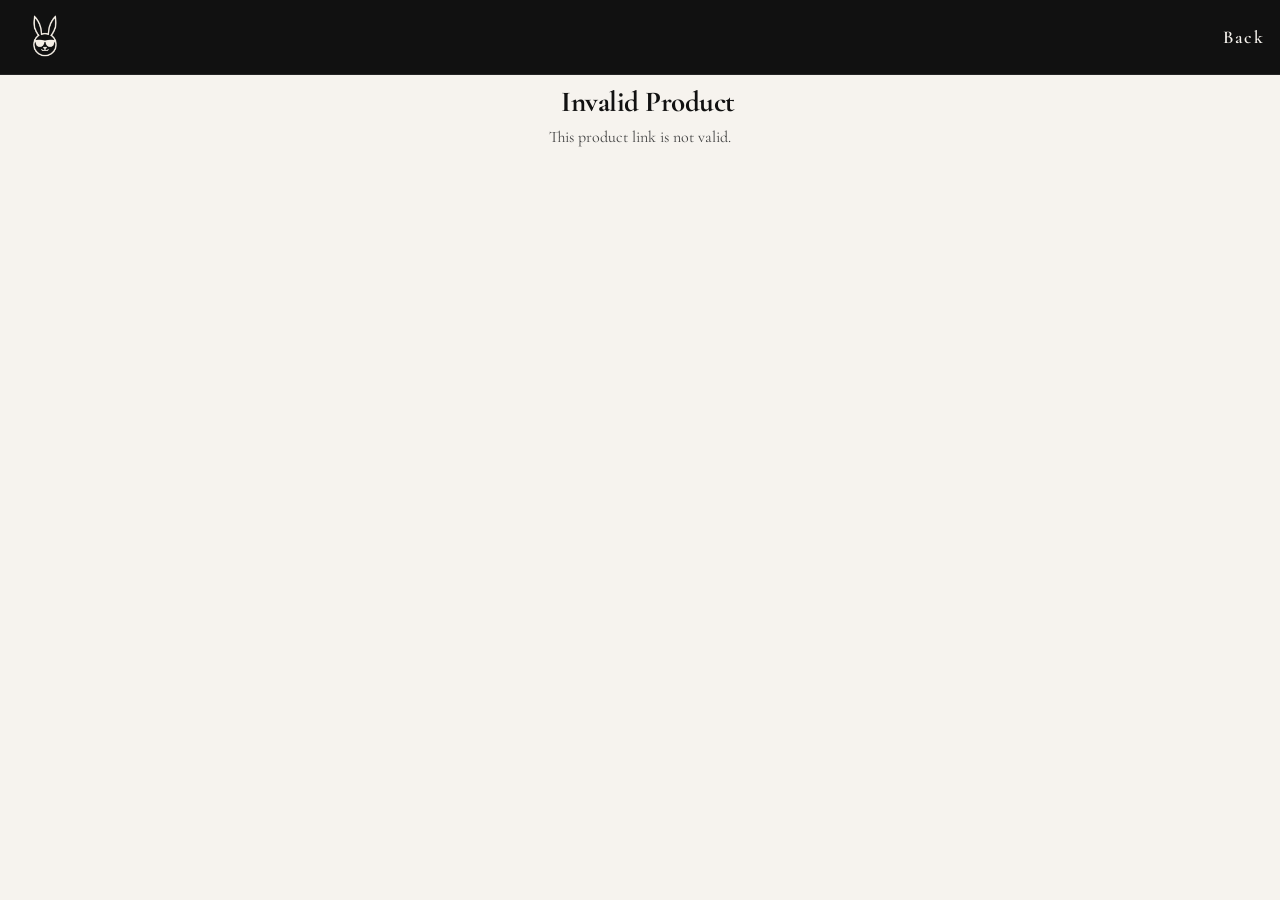
<file: PRODUCT-SYSTEM/product-details.html>
<!DOCTYPE html>
<html lang="en">
<head>
  <meta charset="UTF-8">
  <meta name="viewport" content="width=device-width, initial-scale=1.0">
  <title>VMOOD Product</title>
  <link rel="stylesheet" href="product.css">
</head>
<body>

<header class="site-header">
  <div class="logo">
    <img src="../VMOODICON.png" alt="VMOOD Logo">
  </div>

  <nav>
    <a class="back-top-link" href="#">Back</a>
  </nav>
</header>

<section class="product-detail">
  <h1 class="product-name"></h1>
  <div class="product-slider">
    <div class="product-slide-track"></div>
  </div>
  <div class="slider-dots"></div>
  
  <div class="price-box">
    <span class="old-price"></span>
    <span class="new-price"></span>
    <span class="offer-badge"></span>
  </div>

  <p class="price-benefits"></p>

  <div class="identity-display">
  <span class="identity-badge"></span>
  </div>
  
  <div class="size-box">
    <p>Size</p>
    <div class="size-options"></div>
    <p class="stock-status" aria-live="polite"></p>
  </div>

<div class="quantity-box" hidden>
  <p>Quantity</p>

  <div class="quantity-controls">
    <button type="button" id="quantityMinus">−</button>
    <span id="quantityValue">1</span>
    <button type="button" id="quantityPlus">+</button>
  </div>
    </div>
  
  <p class="delivery-estimate"></p>
  <div class="product-description">
    <h2>Product Information</h2>
    <div class="product-info-list"></div>
  </div>

  <p>Care • Comfort • Trust</p>

  <div class="buy-area">
    <a class="buy-btn" href="javascript:void(0)">BUY NOW</a>
  </div>

  <div class="product-bottom-nav">
    <img class="vero-trust" src="VEROTRUST.png" alt="VERO">
    <a class="back-bottom-link" href="#">
  BACK TO COLLECTION
    </a>
  </div>
  
</section>

<div class="vmood-popup" id="vmoodPopup">
  <div class="vmood-popup-box">
    <h3 id="popupTitle">Choose Your Option</h3>
<p id="popupMessage">Select your preferred option to continue.</p>
    <button type="button" onclick="closeVmoodPopup()">OK</button>
  </div>
</div>

<script src="product-details-loader.js"></script>
</body>
  </html>
</file>
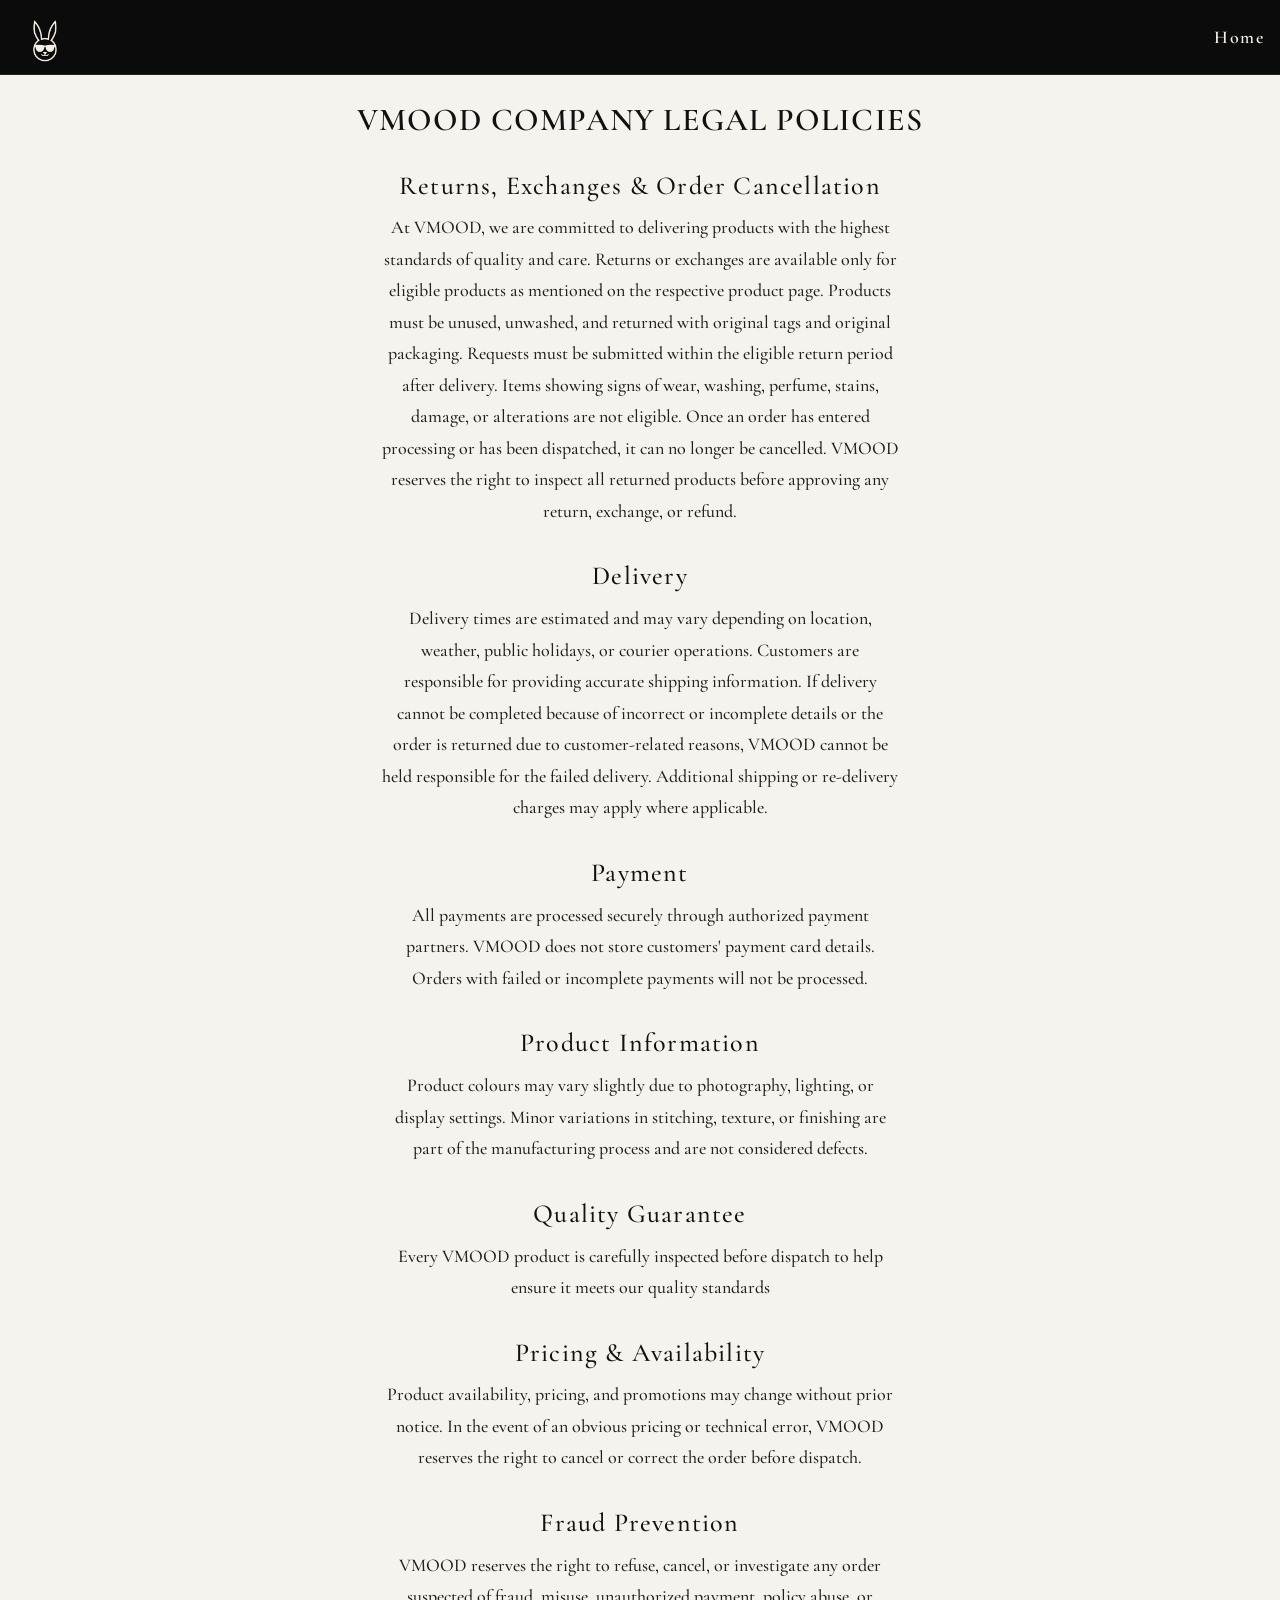
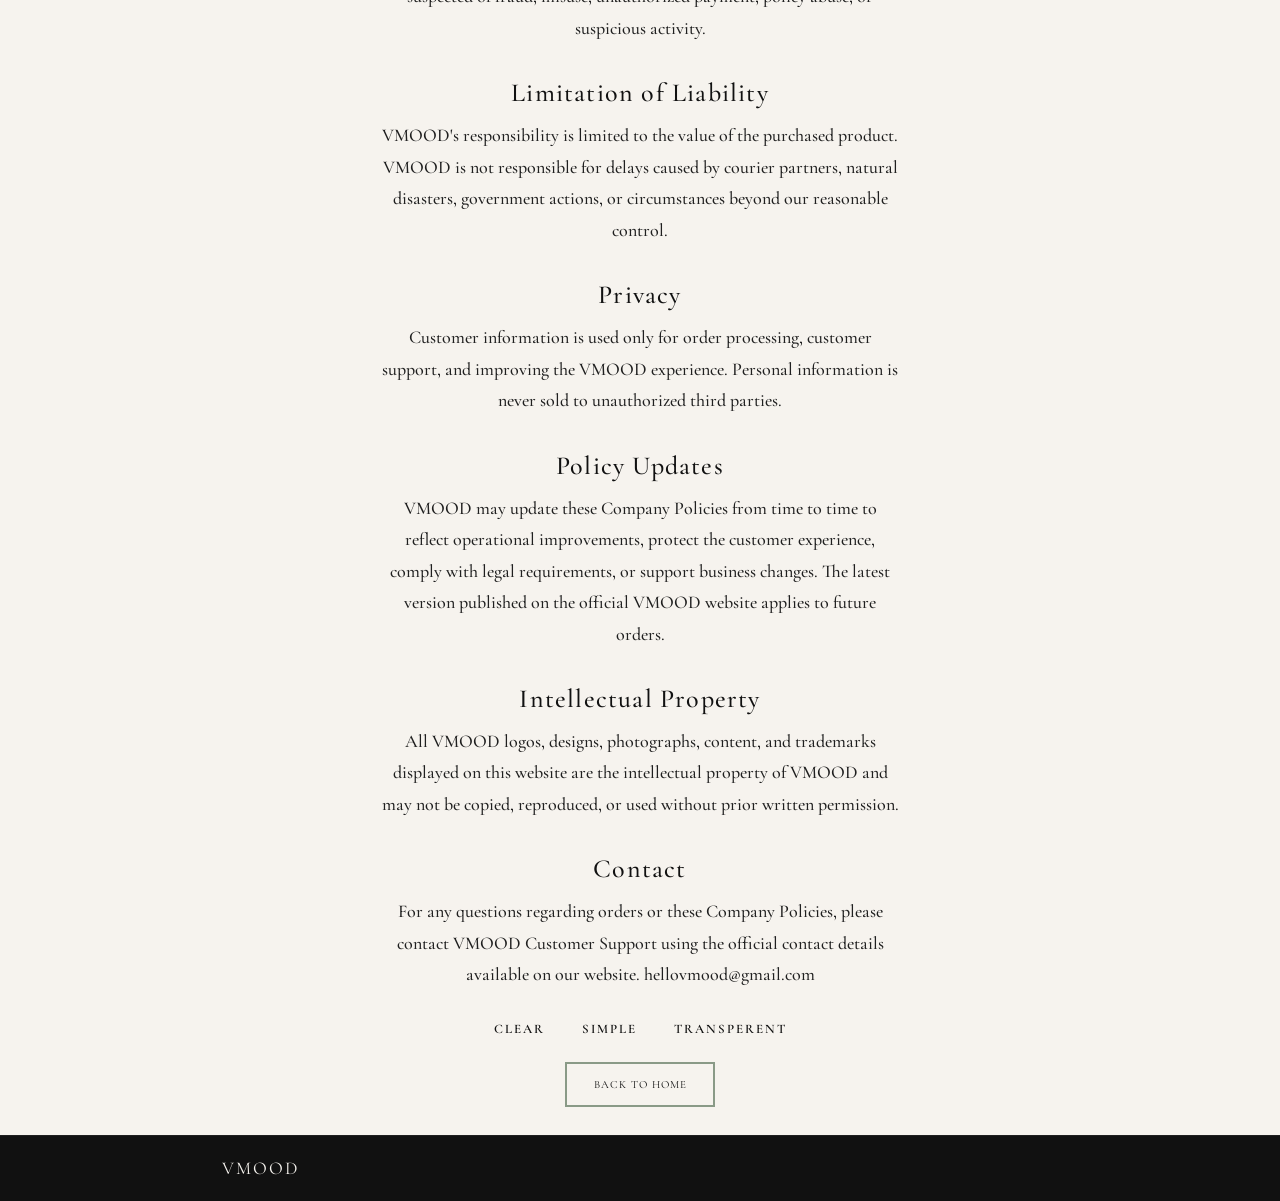
<file: V-PAGE/company-legal-policies.html>
<!DOCTYPE html>  
<html lang="en">  
<head>  
  <meta charset="UTF-8">  
  <meta name="viewport" content="width=device-width, initial-scale=1.0">  
  <title>COMPANY LEGAL POLICIES | VMOOD</title>  
  <link rel="stylesheet" href="../style.css">  
</head>  
<body>  
  
<header class="site-header">  
  <div class="logo">  
    <img src="../VMOODICON.png" alt="VMOOD Logo">  
  </div>  
  
  <nav>  
    <a href="../index.html">Home</a>  
  </nav>  
</header>  
  
<section class="show policy-page"> 
<h1>VMOOD COMPANY LEGAL POLICIES</h1> 
  
<h2>Returns, Exchanges & Order Cancellation</h2>
  <p>At VMOOD, we are committed to delivering products with the highest standards of quality and care. Returns or exchanges are available only for eligible products as mentioned on the respective product page. Products must be unused, unwashed, and returned with original tags and original packaging. Requests must be submitted within the eligible return period after delivery. Items showing signs of wear, washing, perfume, stains, damage, or alterations are not eligible. Once an order has entered processing or has been dispatched, it can no longer be cancelled. VMOOD reserves the right to inspect all returned products before approving any return, exchange, or refund.</p>

<h2>Delivery</h2>
  <p>Delivery times are estimated and may vary depending on location, weather, public holidays, or courier operations. Customers are responsible for providing accurate shipping information. If delivery cannot be completed because of incorrect or incomplete details or the order is returned due to customer-related reasons, VMOOD cannot be held responsible for the failed delivery. Additional shipping or re-delivery charges may apply where applicable.</p>

<h2>Payment</h2>
  <p>All payments are processed securely through authorized payment partners. VMOOD does not store customers' payment card details. Orders with failed or incomplete payments will not be processed.</p>

<h2>Product Information</h2>
  <p>Product colours may vary slightly due to photography, lighting, or display settings. Minor variations in stitching, texture, or finishing are part of the manufacturing process and are not considered defects.</p>
  
<h2>Quality Guarantee</h2>
  <p>Every VMOOD product is carefully inspected before dispatch to help ensure it meets our quality standards</p>

<h2>Pricing & Availability</h2>
  <p>Product availability, pricing, and promotions may change without prior notice. In the event of an obvious pricing or technical error, VMOOD reserves the right to cancel or correct the order before dispatch.</p>
  
<h2>Fraud Prevention</h2>
  <p>VMOOD reserves the right to refuse, cancel, or investigate any order suspected of fraud, misuse, unauthorized payment, policy abuse, or suspicious activity.</p>

<h2>Limitation of Liability</h2>
  <p>VMOOD's responsibility is limited to the value of the purchased product. VMOOD is not responsible for delays caused by courier partners, natural disasters, government actions, or circumstances beyond our reasonable control.</p>

<h2>Privacy</h2>
  <p>Customer information is used only for order processing, customer support, and improving the VMOOD experience. Personal information is never sold to unauthorized third parties.</p>

<h2>Policy Updates</h2>
   <p>VMOOD may update these Company Policies from time to time to reflect operational improvements, protect the customer experience, comply with legal requirements, or support business changes. The latest version published on the official VMOOD website applies to future orders.</p>

<h2>Intellectual Property</h2>
   <p>All VMOOD logos, designs, photographs, content, and trademarks displayed on this website are the intellectual property of VMOOD and may not be copied, reproduced, or used without prior written permission.</p>

<h2>Contact</h2>
<p>For any questions regarding orders or these Company Policies, please contact VMOOD Customer Support using the official contact details available on our website.
hellovmood@gmail.com</p>
 
  <div class="value-line">  
    CLEAR <span>·</span> SIMPLE <span>·</span> TRANSPERENT 
  </div>
  
  <a class="section-btn sage-btn" href="../index.html">BACK TO HOME</a>  
</section>  
  
<footer class="policy-footer">
  <p>VMOOD</p>
  </footer>
  
</body>  
</html>
</file>
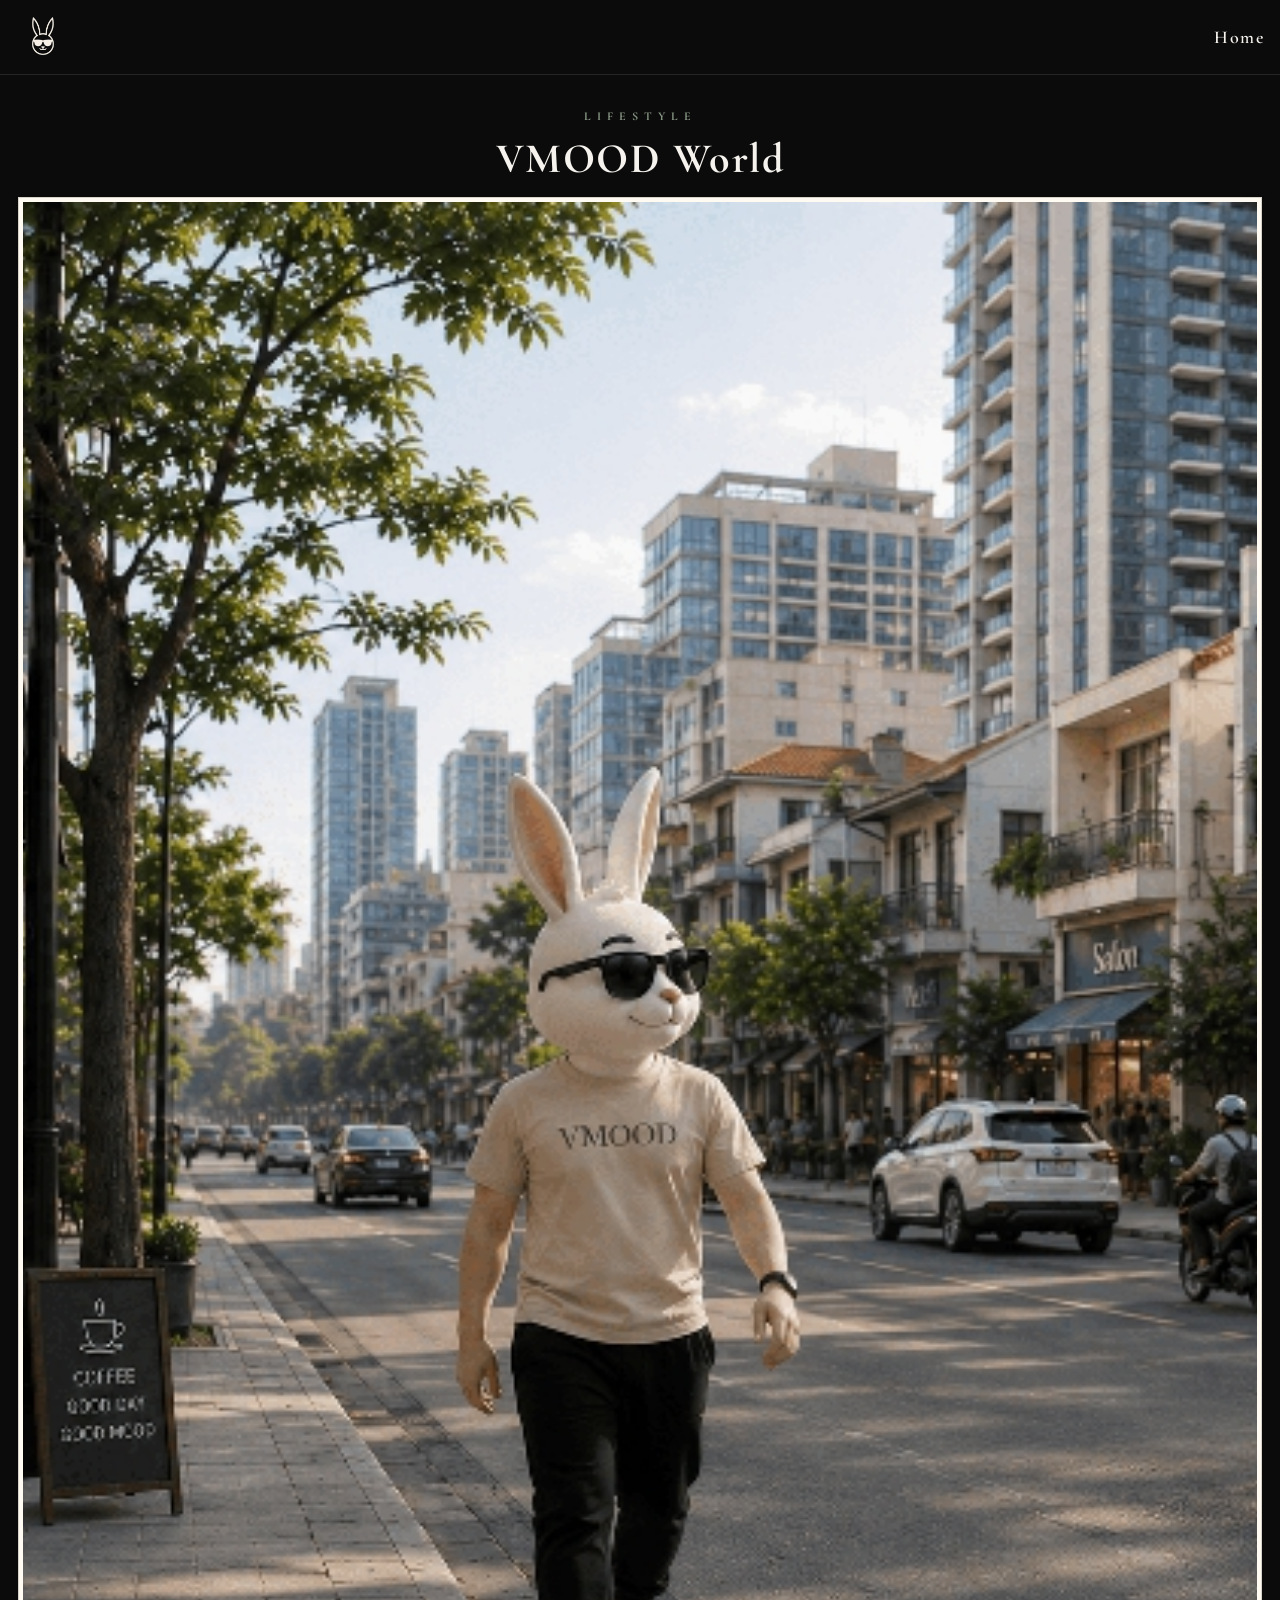
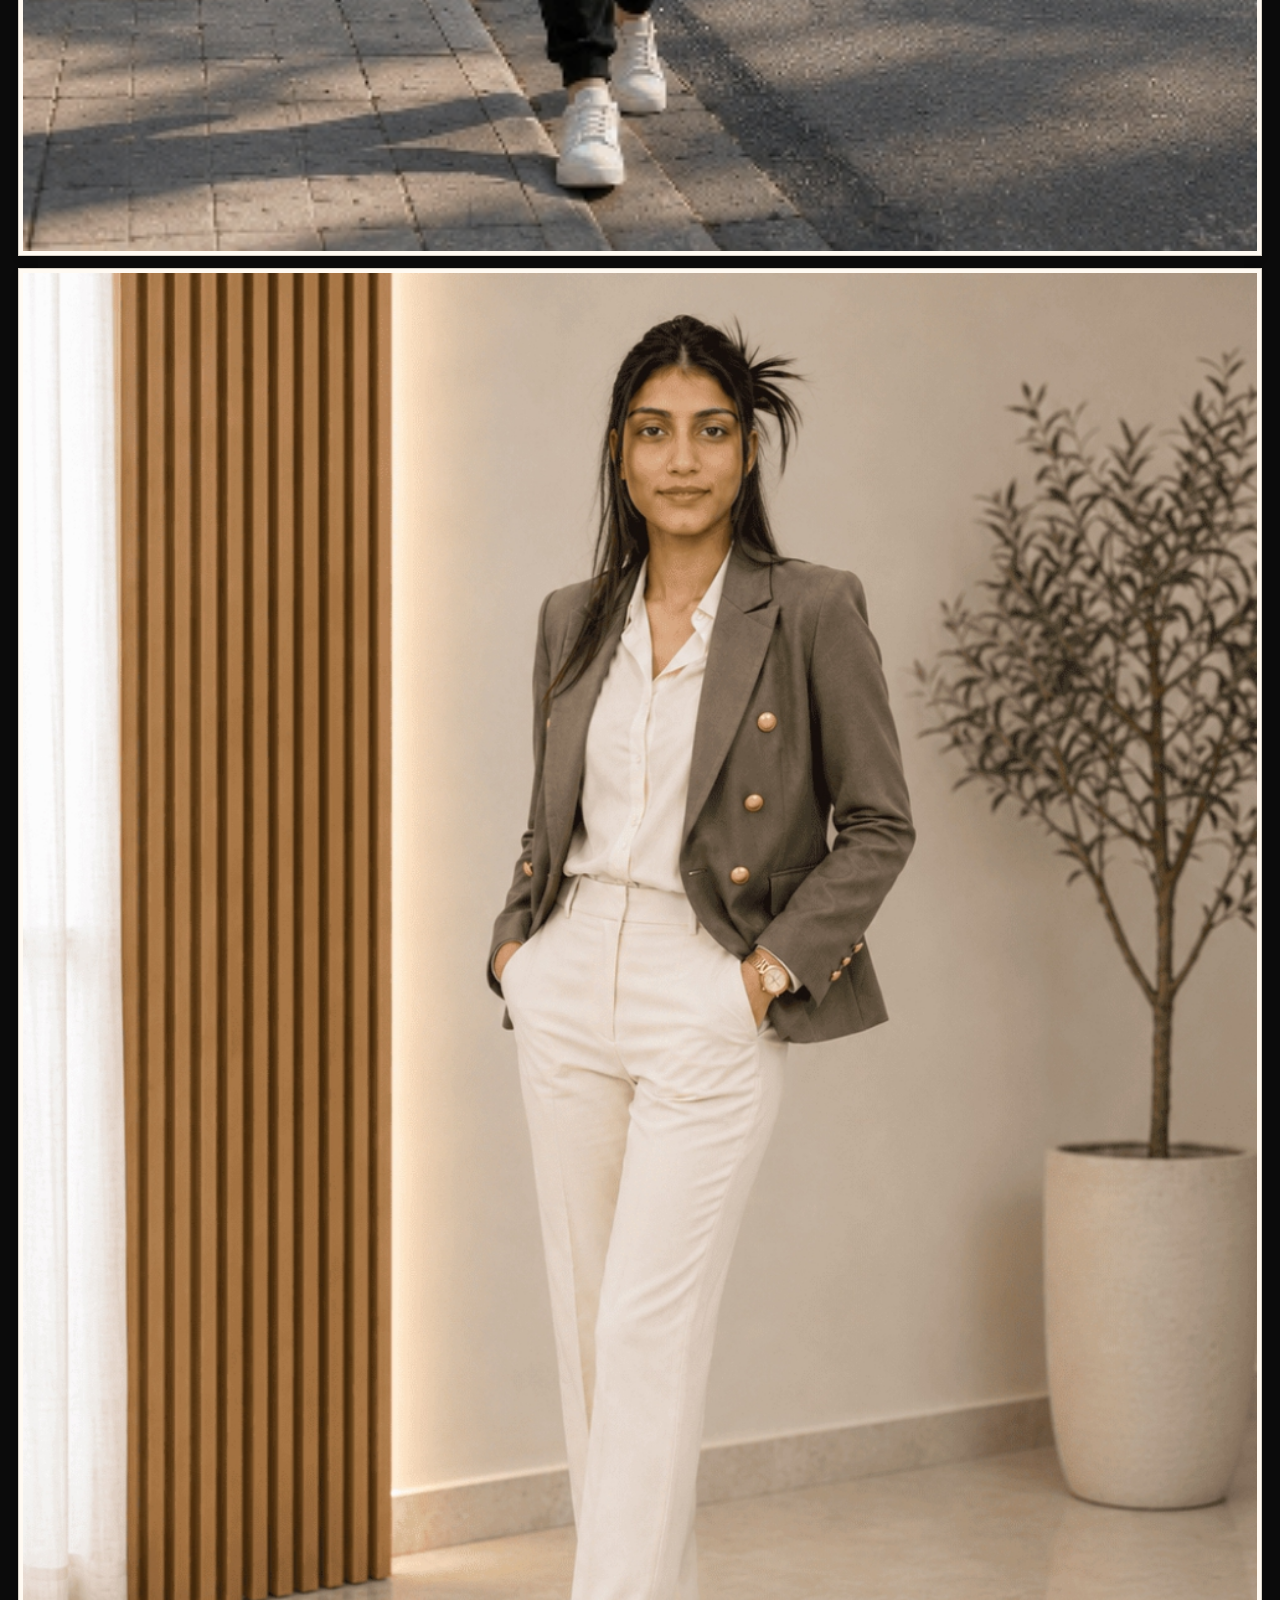
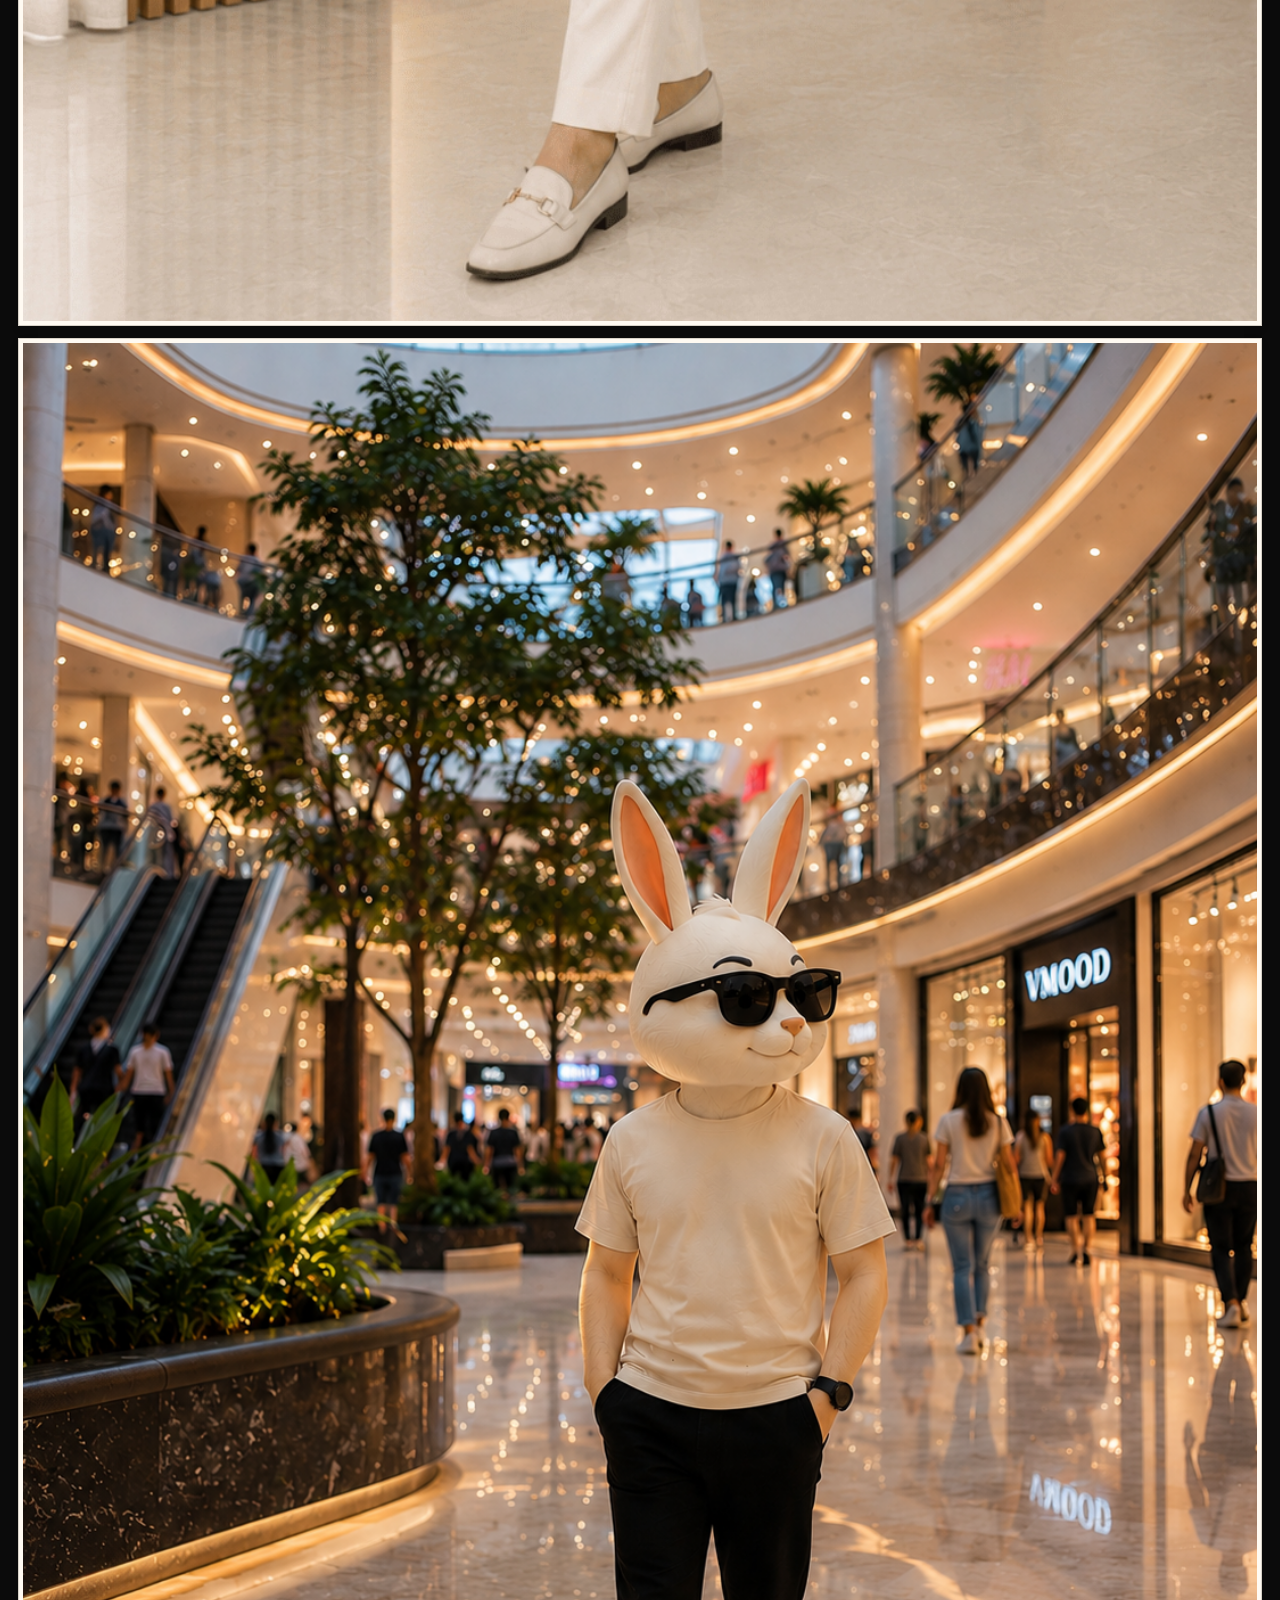
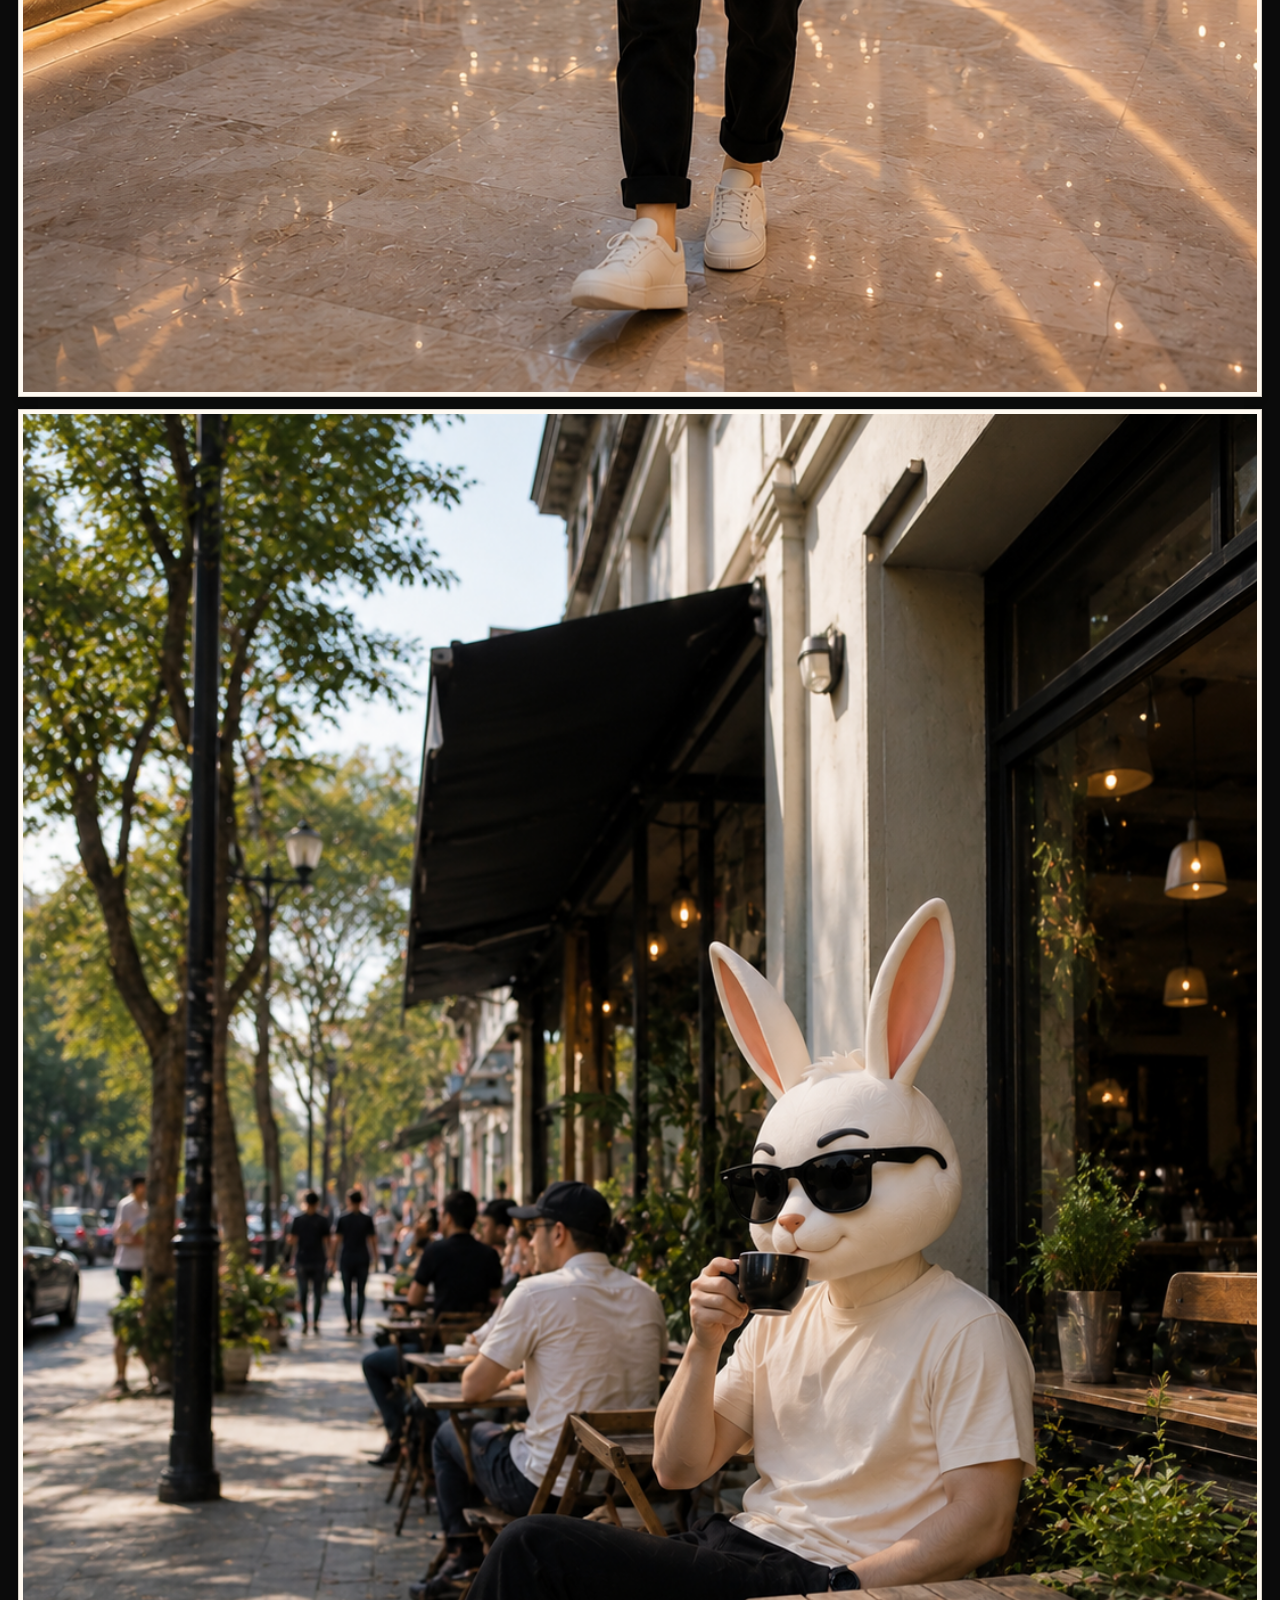
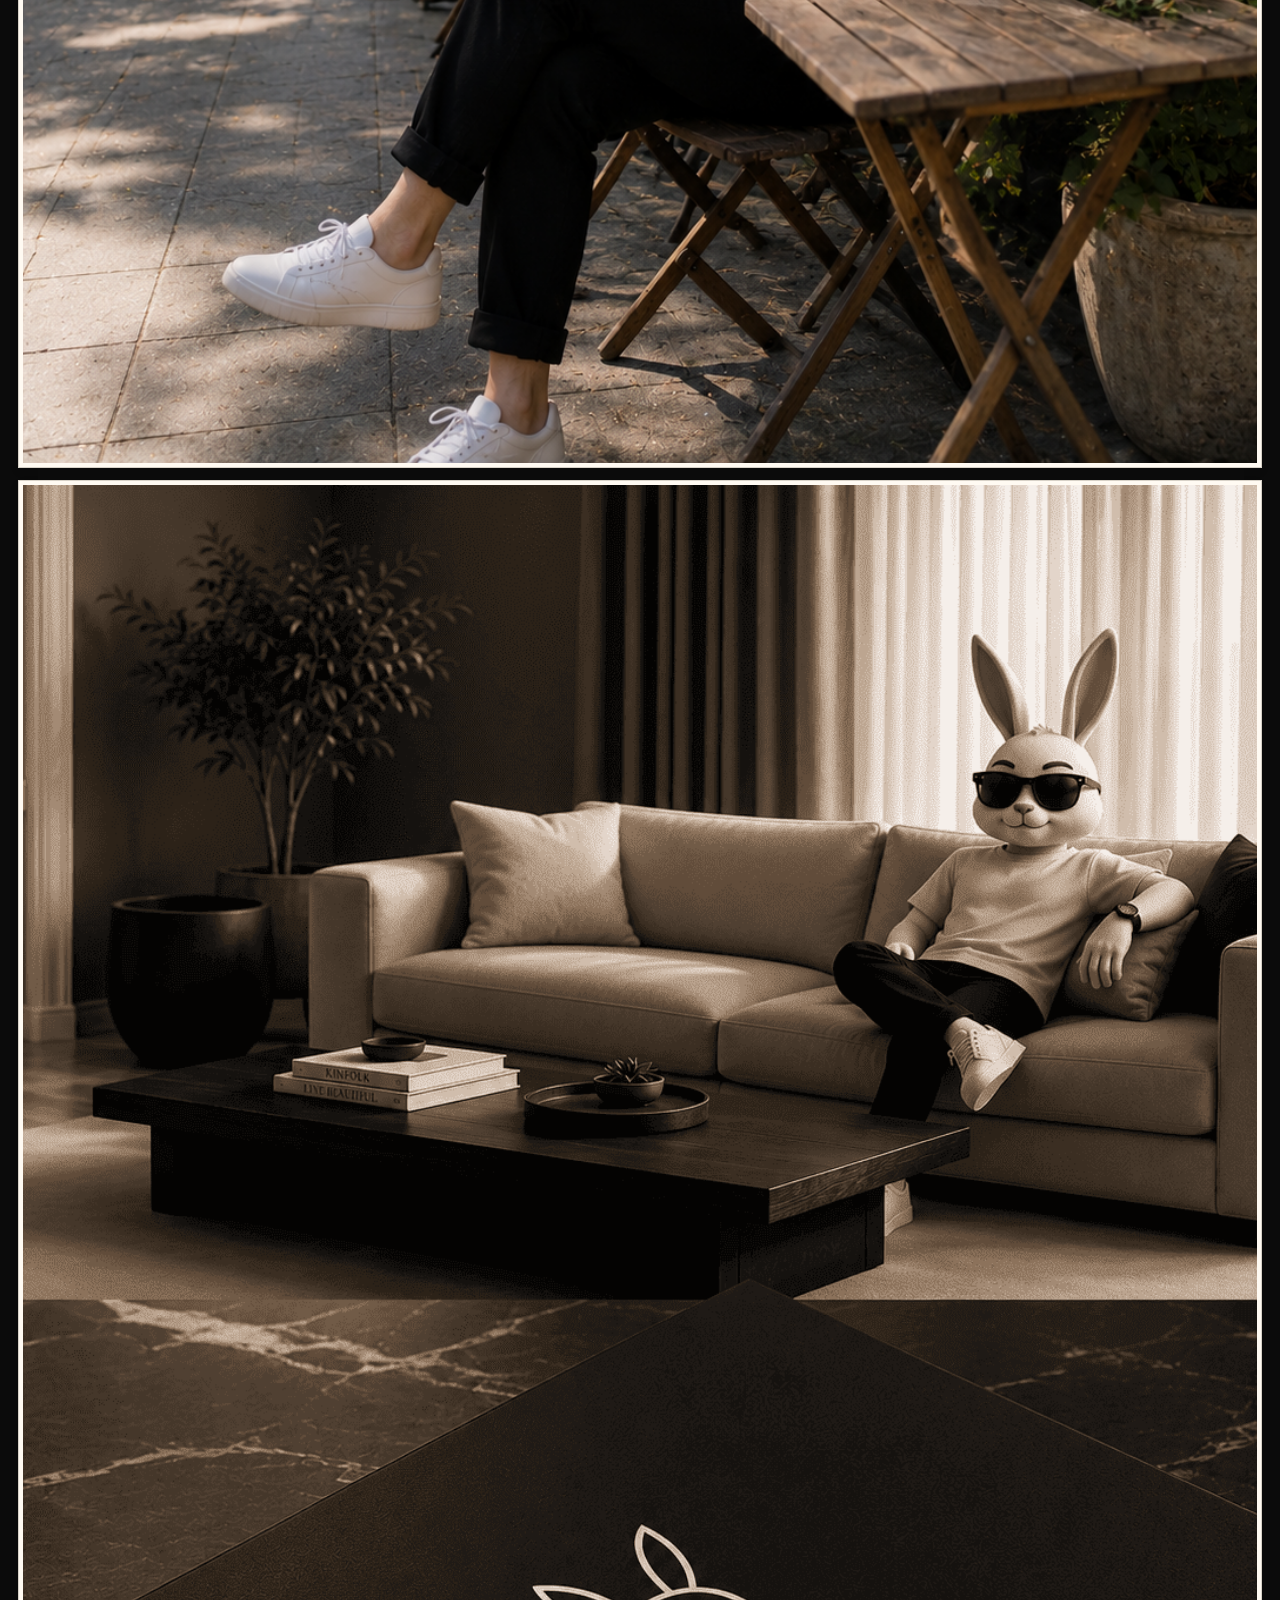
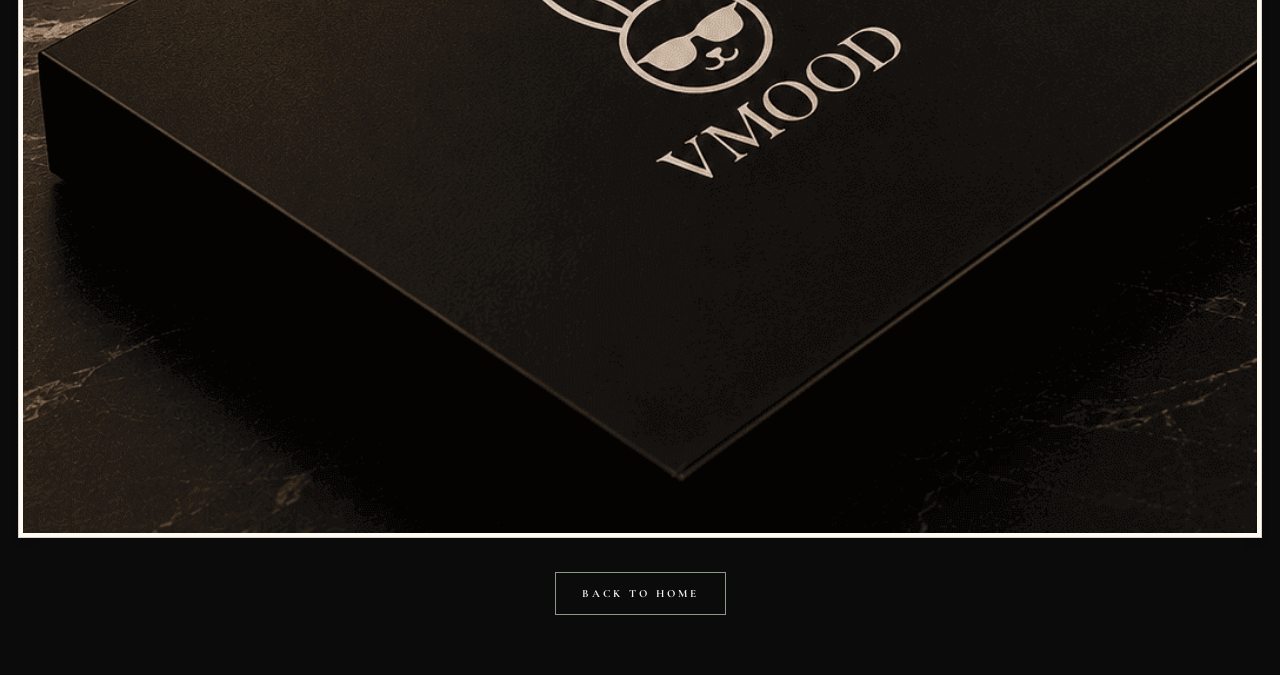
<file: V-PAGE/vmoodworld.html>
<!DOCTYPE html>
<html lang="en">
<head>
  <meta charset="UTF-8">
  <meta name="viewport" content="width=device-width, initial-scale=1.0">
  <title>VMOOD World</title>
  <link rel="stylesheet" href="VW.css">
</head>
<body>

<header class="site-header">
  <div class="logo">
    <img src="../VMOODICON.png" alt="VMOOD Logo">
  </div>

  <nav>
    <a href="../index.html">Home</a>
  </nav>
</header>

<section class="world-page">
  <p class="eyebrow">LIFESTYLE</p>
  <h1>VMOOD World</h1>

  <div class="world-gallery">
    <img src="VW-PHOTO/VW1.png" alt="VMOOD World">
    <img src="VW-PHOTO/VW2.png" alt="VMOOD World">
    <img src="VW-PHOTO/VW3.png" alt="VMOOD World">
    <img src="VW-PHOTO/VW4.png" alt="VMOOD World">
    <img src="VW-PHOTO/VW5.png" alt="VMOOD World">
  </div>

  <a class="back-btn" href="../index.html">BACK TO HOME</a>
</section>

</body>
  </html>
</file>
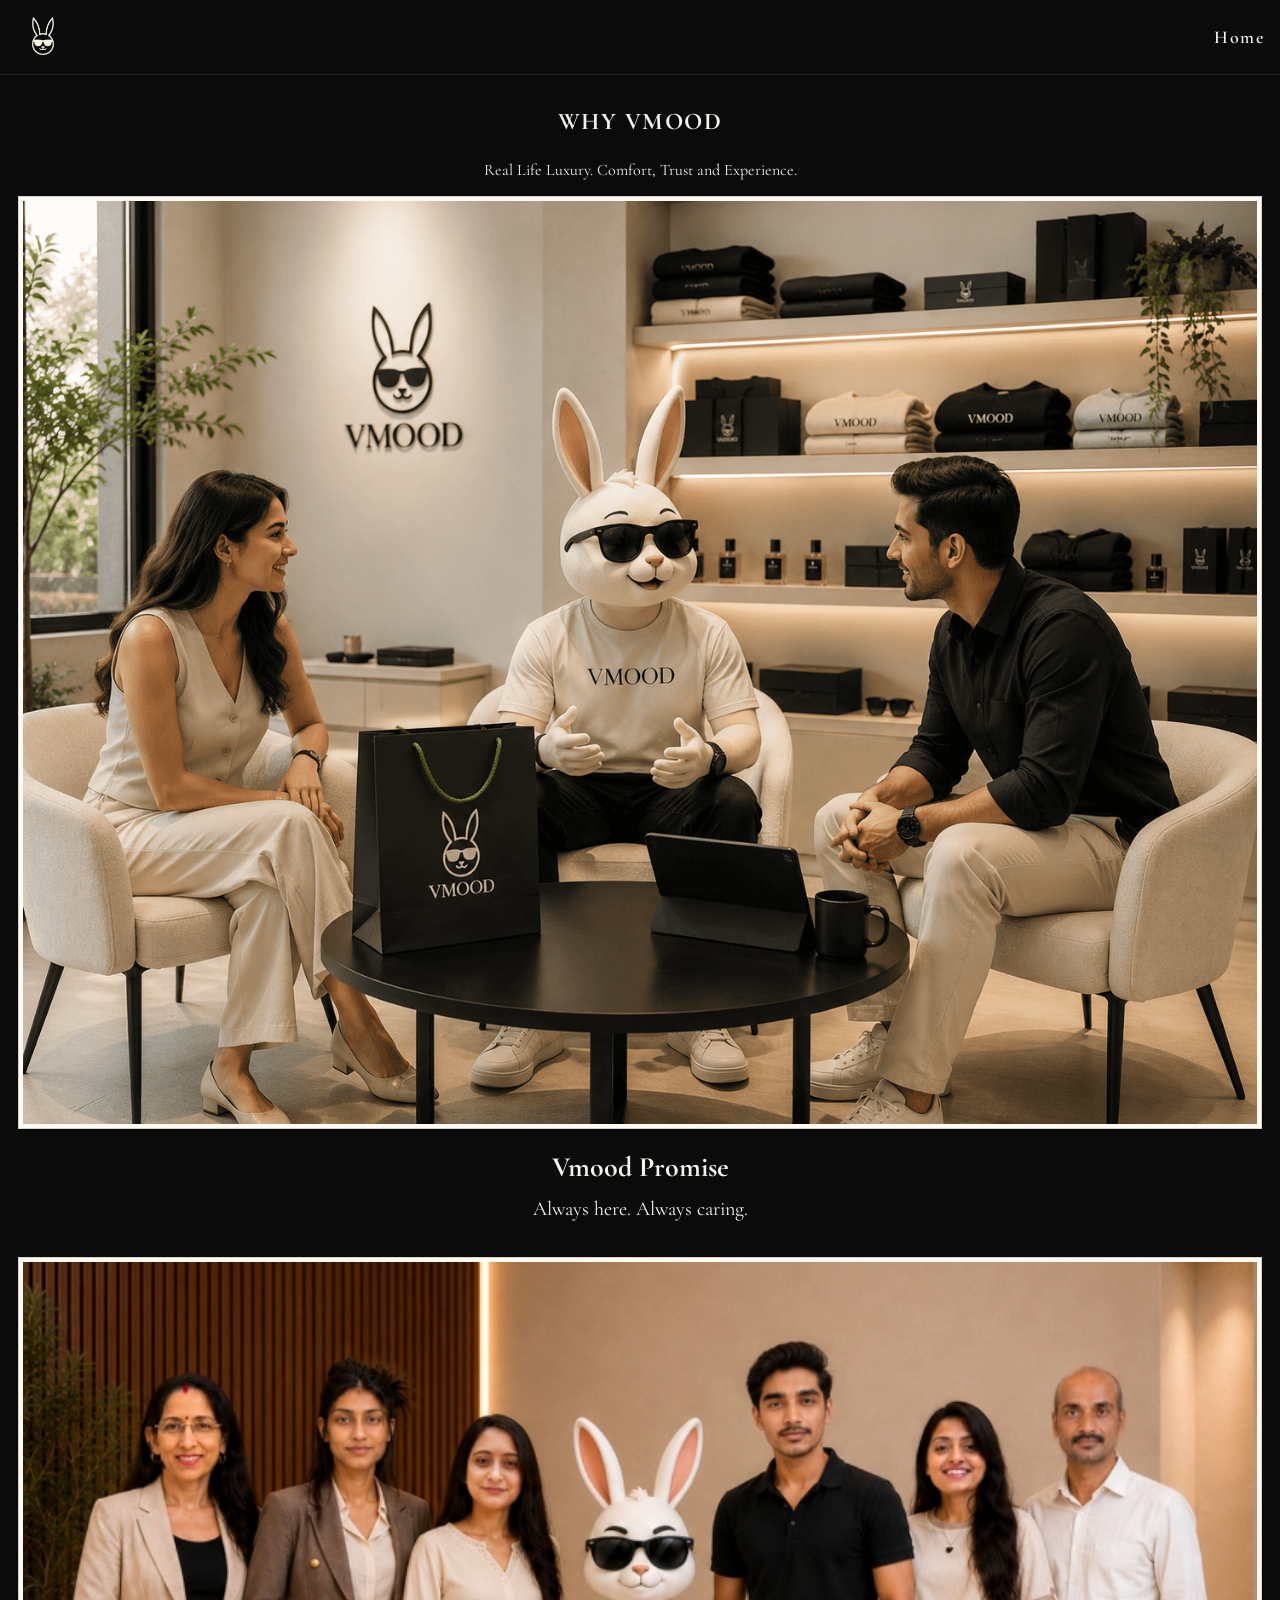
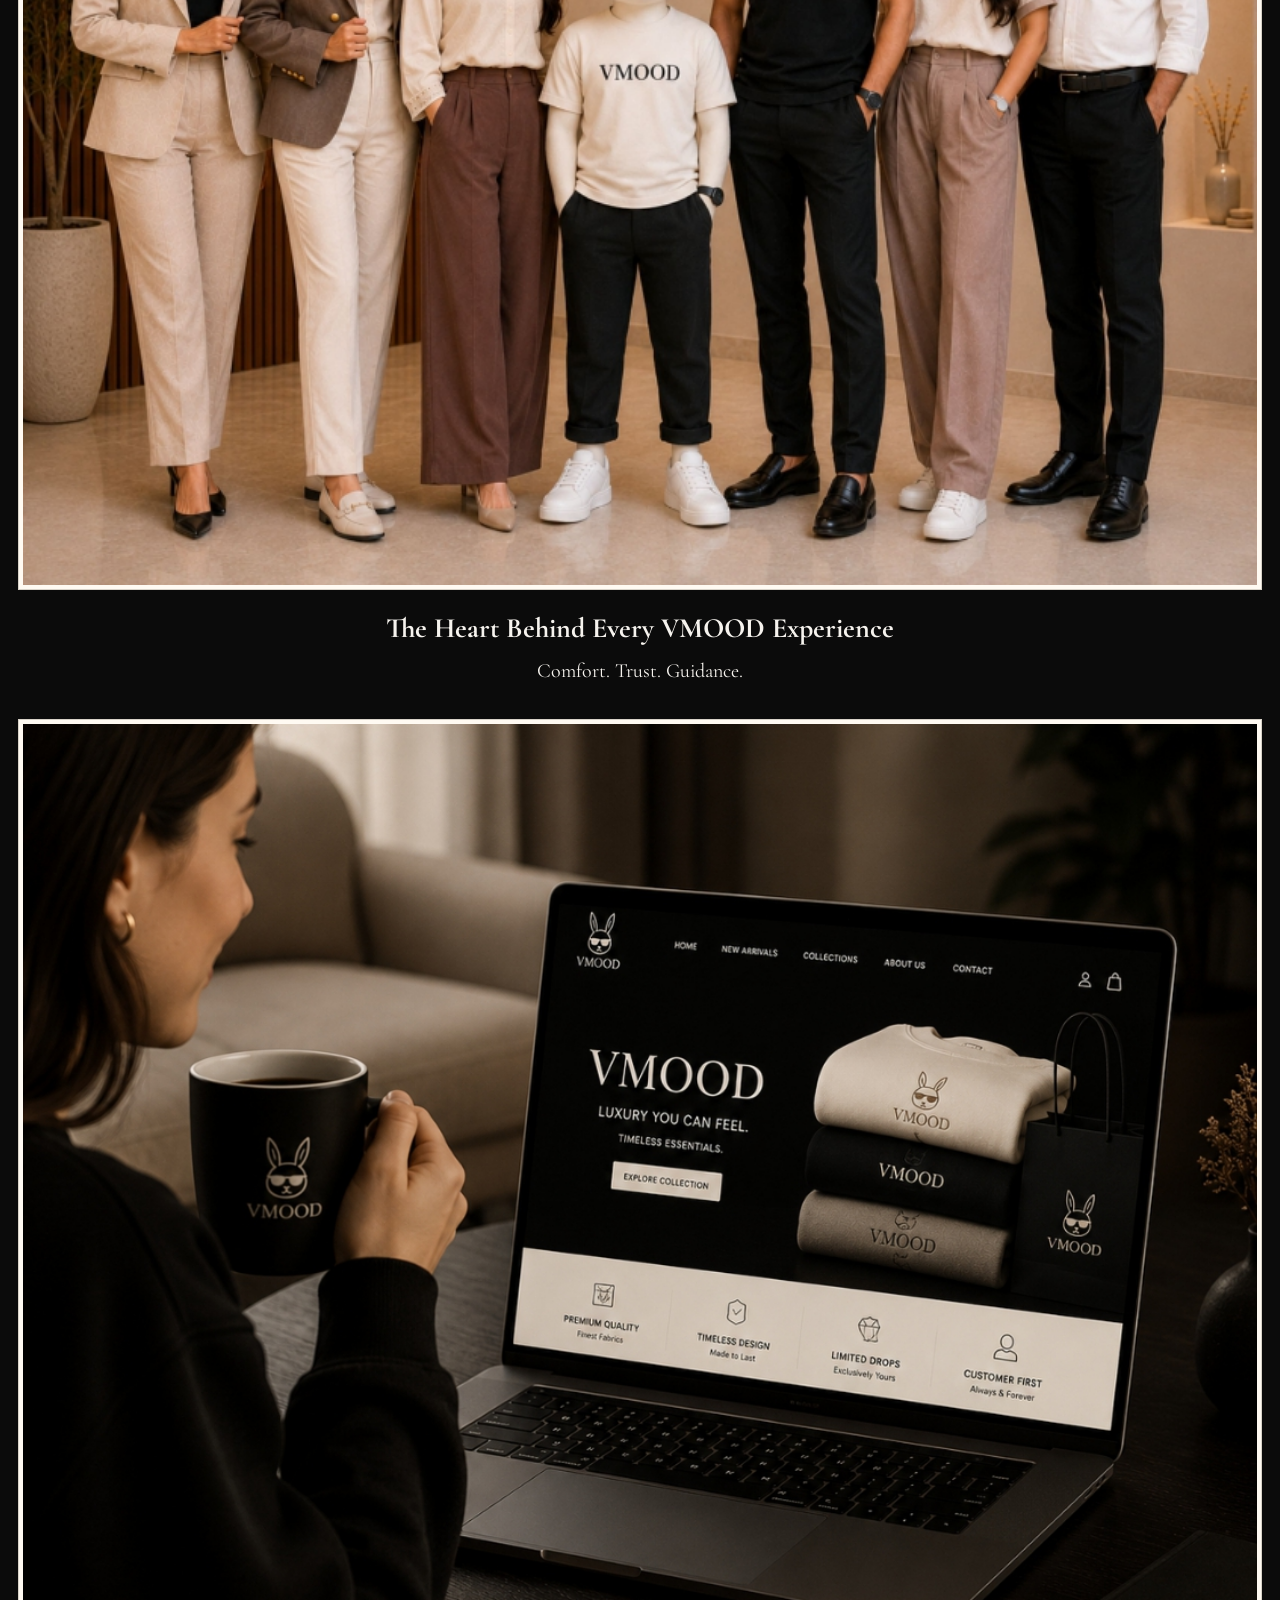
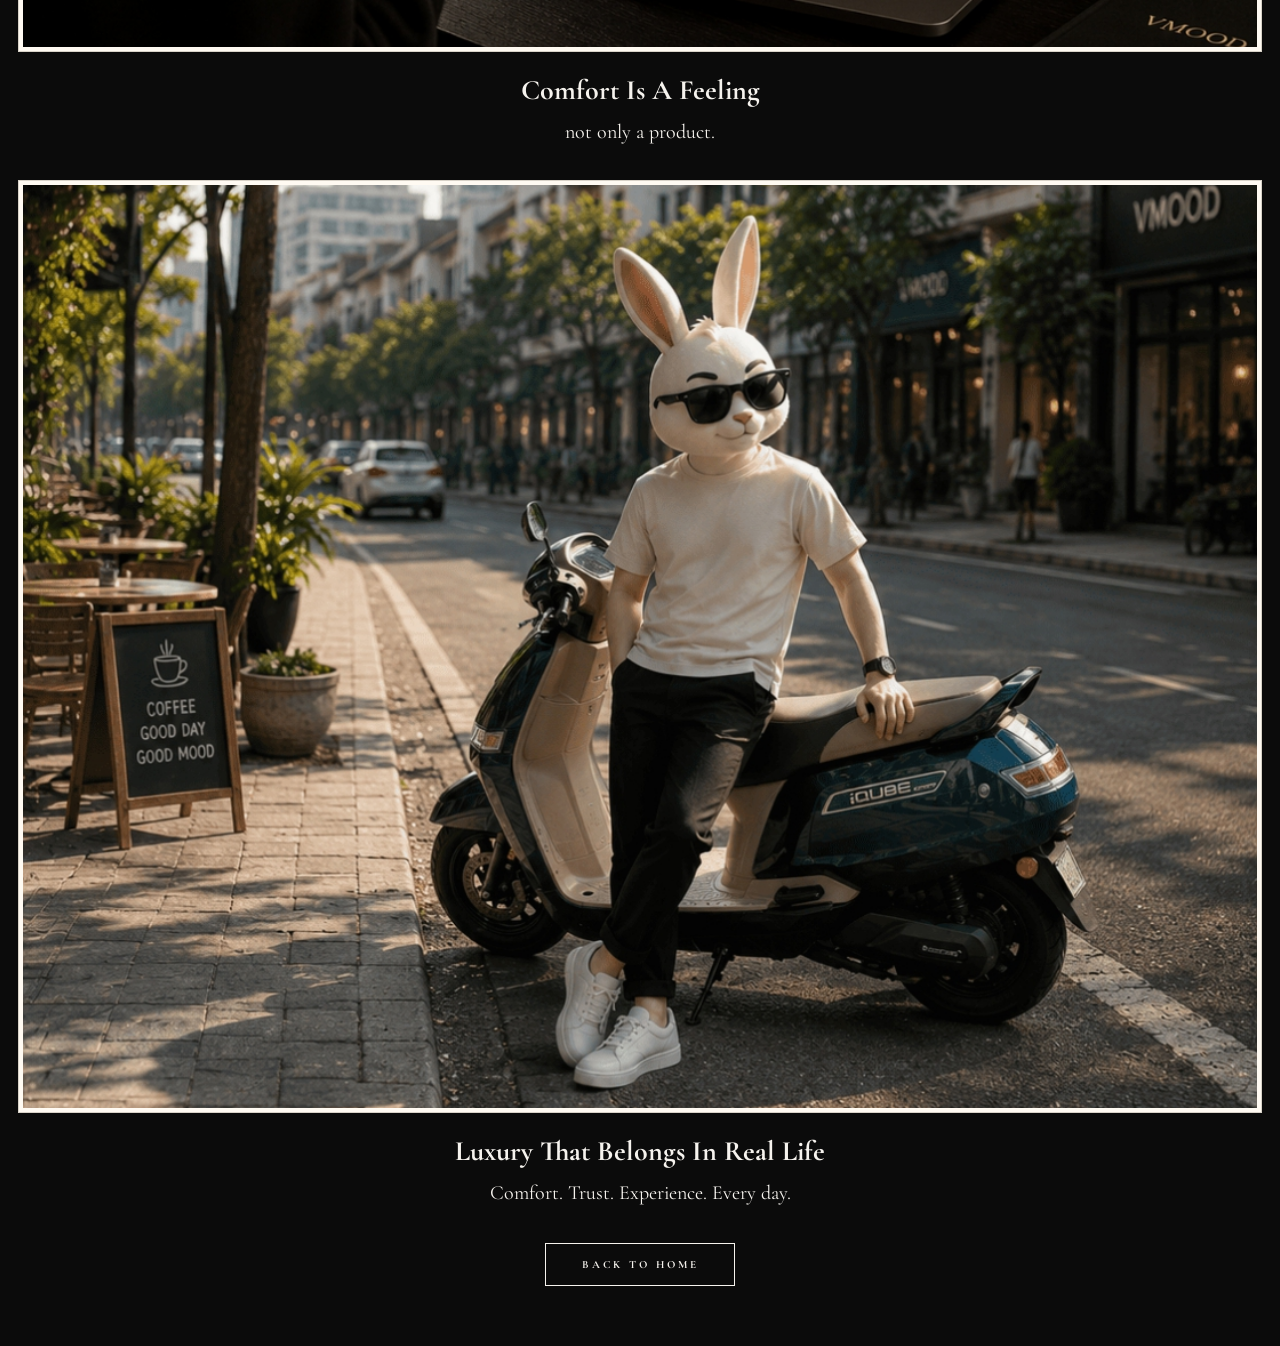
<file: V-PAGE/whyvmood.html>
<!DOCTYPE html>
<html lang="en">
<head>
  <meta charset="UTF-8">
  <meta name="viewport" content="width=device-width, initial-scale=1.0">
  <title>WHY VMOOD | VMOOD</title>
  <link rel="stylesheet" href="whyvmood.css">
</head>
<body>

<header class="site-header">
  <div class="logo">
    <img src="../VMOODICON.png" alt="VMOOD Logo">
  </div>

  <nav>
    <a href="../index.html">Home</a>
  </nav>
</header>

<section class="why-page">
  <h1>WHY VMOOD</h1>
<p>Real Life Luxury. Comfort, Trust and Experience.</p>

<div class="why-slideshow">
  <div class="why-gallery">
  <div class="why-slide">
      <img src="MV-PHOTO/MV1.png" alt="VERO Promise">
      <h2>Vmood Promise</h2>
      <p>Always here. Always caring.</p>
  </div>
  
    <div class="why-slide">
  <img src="MV-PHOTO/MV2.png" alt="Meet VERO">
  <h2>The Heart Behind Every VMOOD Experience</h2>
  <p>Comfort. Trust. Guidance.</p>
    </div>

    <div class="why-slide">
      <img src="MV-PHOTO/MV3.png" alt="Everyday Comfort">
      <h2>Comfort Is A Feeling</h2>
      <p> not only a product.</p>
    </div>

    <div class="why-slide">
      <img src="MV-PHOTO/MV4.png" alt="Real Life Luxury">
      <h2>Luxury That Belongs In Real Life</h2>
      <p>Comfort. Trust. Experience. Every day.</p>
    </div>
  </div>
</div>

  
  <a class="back-btn" href="../index.html">BACK TO HOME</a>
</section>


</body>
</html>
</file>
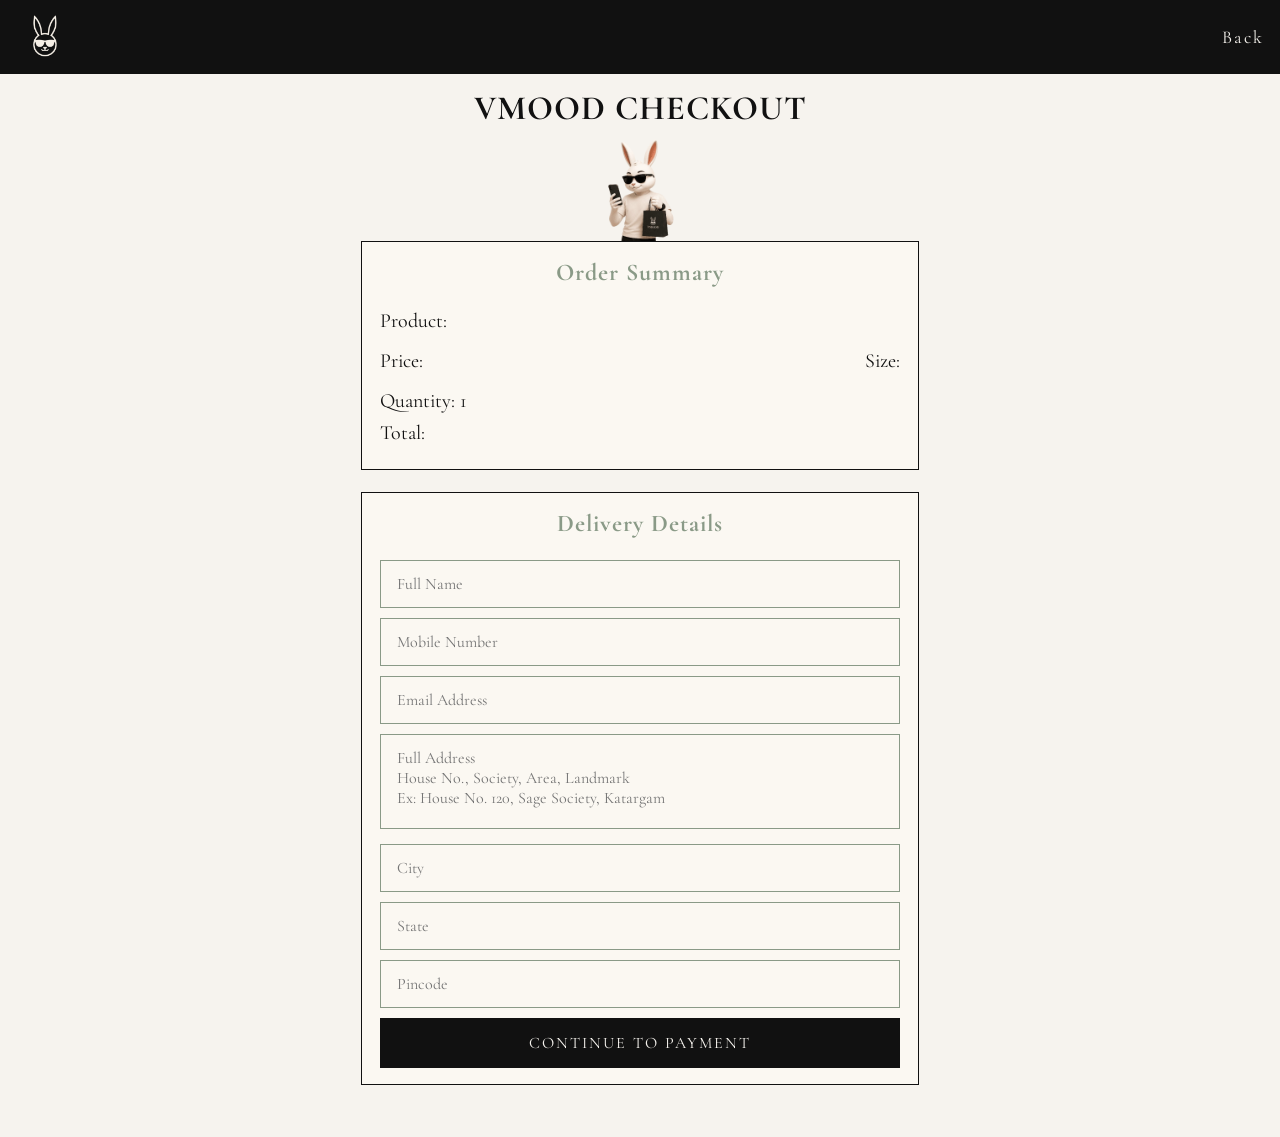
<file: VMOOD-CHECKOUT-DATA/checkout.html>
<!DOCTYPE html>
<html lang="en">
<head>
  <meta charset="UTF-8">
  <meta name="viewport" content="width=device-width, initial-scale=1.0">
  <title>VMOOD Checkout</title>
  <link rel="stylesheet" href="checkout.css">
</head>
<body>
<header class="checkout-header">
  <img src="../VMOODICON.png" alt="VMOOD Logo" class="checkout-logo">
  <a class="back-top-link" href="#">Back</a>
</header>

<section class="checkout-page">
  <h1>VMOOD CHECKOUT</h1>
  <img class="checkout-vero" src="VEROSUPPORT.png" alt="VMOOD Checkout">

  <div class="order-card">
    <h2>Order Summary</h2>
    <p>Product: <span id="checkoutProduct"></span></p>
    <div class="price-size-row">
      <p>Price: <span id="checkoutPrice"></span></p>
      <p>Size: <span id="checkoutSize"></span></p>
    </div>
    <p>Quantity: <span id="checkoutQuantity"></span></p>
    <p>Total: <span id="checkoutTotal"></span></p>
  </div>

  <form class="checkout-form">
    <h2>Delivery Details</h2>
    <input type="text" id="customerName" placeholder="Full Name" required>
    <input type="tel" id="customerPhone" placeholder="Mobile Number" maxlength="10" inputmode="numeric" pattern="[0-9]*" required>
    <input type="email" id="customerEmail" placeholder="Email Address">
    <textarea id="customerAddress" placeholder="Full Address&#10;House No., Society, Area, Landmark&#10;Ex: House No. 120, Sage Society, Katargam" required></textarea>
    <input type="text" id="customerCity" placeholder="City" required>
    <input type="text" id="customerState" placeholder="State" required>
    <input type="text" id="customerPincode" placeholder="Pincode" maxlength="6" inputmode="numeric" pattern="[0-9]*" required>
    <button type="button" id="continuePayment">CONTINUE TO PAYMENT</button>
  </form>
</section>

<div class="checkout-popup" id="checkoutPopup">
  <div class="checkout-popup-box">
    <h3 id="checkoutPopupTitle">VMOOD Notice</h3>
    <p id="checkoutPopupMessage">Please check your details.</p>
    <button type="button" onclick="closeCheckoutPopup()">OK</button>
  </div>
</div>

<script src="https://checkout.razorpay.com/v1/checkout.js"></script>
<script src="checkout.js?v=5"></script>
</body>
</html>
</file>
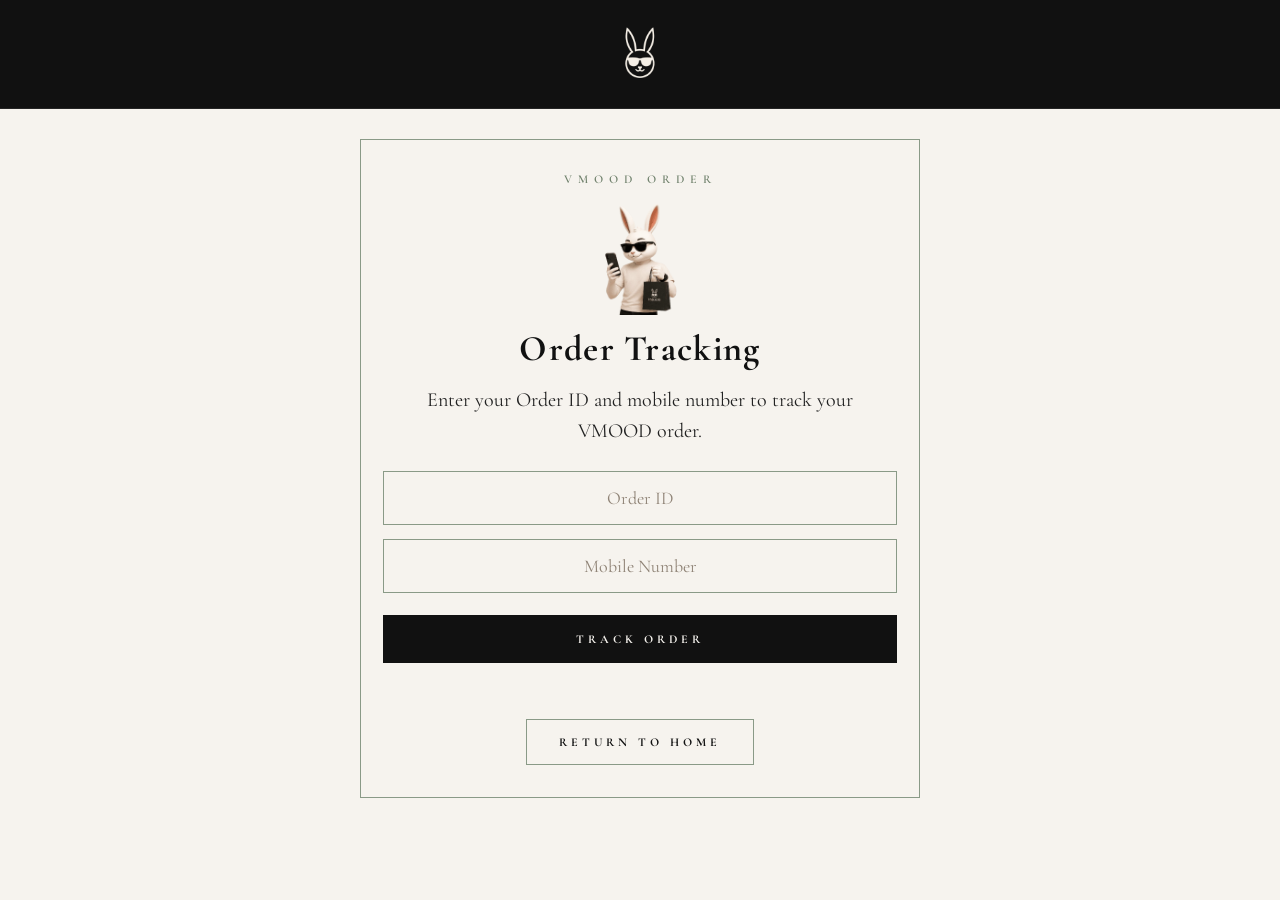
<file: VMOOD-CHECKOUT-DATA/ordertracking.html>
<!DOCTYPE html>
<html lang="en">
<head>
  <meta charset="UTF-8">
  <meta name="viewport" content="width=device-width, initial-scale=1.0">
  <title>Order Tracking | VMOOD</title>
  <link rel="stylesheet" href="ordertracking.css">
</head>
<body>
  <header>
    <img src="../VMOODICON.png" alt="VMOOD Logo">
  </header>

  <main>
    <section class="tracking-card">
      <p class="eyebrow">VMOOD ORDER</p>
      <img src="VEROSUPPORT.png" class="tracking-vero" alt="VERO">
      <h1>Order Tracking</h1>
      <p class="intro">Enter your Order ID and mobile number to track your VMOOD order.</p>
      <input type="text" id="orderId" placeholder="Order ID">
      <input type="tel" id="phone" placeholder="Mobile Number" maxlength="10" inputmode="numeric">
      <button type="button" onclick="trackOrder()">TRACK ORDER</button>
      <div id="result" class="result"></div>
      <a href="../index.html" class="home-btn">RETURN TO HOME</a>
    </section>
  </main>

  <script src="ordertracking.js?v=6"></script>
</body>
</html>
</file>
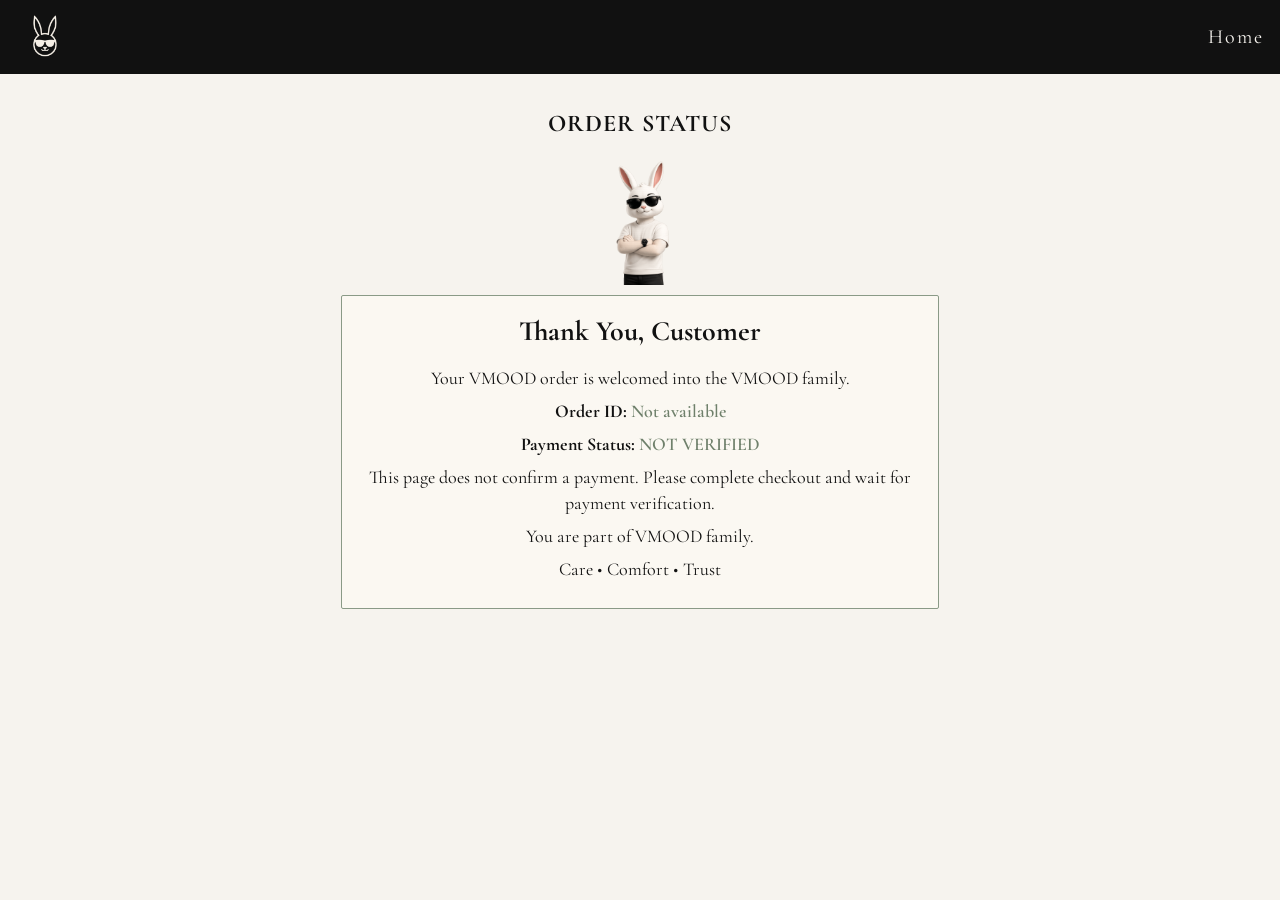
<file: VMOOD-CHECKOUT-DATA/thankyou.html>
<!DOCTYPE html>
<html lang="en">
<head>
  <meta charset="UTF-8">
  <meta name="viewport" content="width=device-width, initial-scale=1.0">
  <title>VMOOD Order Status</title>
  <link rel="stylesheet" href="thankyou.css">
</head>
<body>
<header class="thankyou-header">
  <img src="../VMOODICON.png" alt="VMOOD Logo" class="thankyou-logo">
  <a href="../index.html" class="home-btn">Home</a>
</header>

<section class="thankyou-page">
  <h1>ORDER STATUS</h1>
  <img class="thankyou-vero" src="VEROTRUST.png" alt="VERO">

  <div class="thankyou-card">
    <h2>Thank You, <span id="customerName"></span></h2>
    <p>Your VMOOD order is welcomed into the VMOOD family.</p>
    <p><strong>Order ID:</strong> <span class="order-id" id="orderId"></span></p>
    <p><strong>Payment Status:</strong> <span class="payment-confirmed">NOT VERIFIED</span></p>
    <p id="thankyouMessage">Checking payment status...</p>
    <p>Your order is now being prepared with care.</p>
    <p>You are part of VMOOD family.</p>
    <p>Care • Comfort • Trust</p>
  </div>
</section>

<script src="thankyou.js?v=3"></script>
</body>
</html>
</file>
<file: PRODUCT-SYSTEM/product.css>
@import url('https://fonts.googleapis.com/css2?family=Cormorant+Garamond:wght@400;500;600;700&display=swap');

* {
  box-sizing: border-box;
}

body {
  margin: 0;
  background: #f6f3ee;
  color: #111111;
  font-family: 'Cormorant Garamond', serif;
}

.site-header {
  background: #111111;
  padding: 8px 16px;
  border-bottom: 1px solid #252525;
  display: flex;
  justify-content: space-between;
  align-items: center;
}

.logo img {
  height: 58px;
  width: auto;
  display: block;
}

nav a {
  color: #f6f3ee;
  text-decoration: none;
  font-size: 18px;
  margin-left: 18px;
  letter-spacing: 1.5px;
  font-weight: 600;
}

/* COLLECTION PAGES */
.collection-hero img {
  width: 100%;
  aspect-ratio: 4 / 3;
  object-fit: cover;
  display: block;
}

.collection-page {
  padding: 30px 12px 60px;
  text-align: center;
}

h1 {
  font-size: 34px;
  line-height: 1.05;
  margin: 0 0 14px;
  letter-spacing: 1.5px;
}

.collection-line {
  font-size: 24px;
  color: #8A9A87;
  font-weight: 600;
  letter-spacing: 2px;
  margin: -4px 0 10px;
}

.intro {
  font-size: 16px;
  color: #111111;
  line-height: 1.5;
  margin: 0 auto 30px;
  max-width: 520px;
}

.product-grid {
  display: grid;
  grid-template-columns: 1fr 1fr;
  gap: 18px 8px;
}

.product-card {
  background: #fffaf2;
  border: 1px solid #ddd6cb;
  padding: 6px;
  text-align: center;
  display: flex;
  flex-direction: column;
  min-height: 100%;
  }

.product-card img {
  width: 100%;
  aspect-ratio: 3 / 4;
  object-fit: cover;
  display: block;
  margin-bottom: 6px;
}

.product-card h3 {
  font-size: 18px;
  line-height: 1.1;
  margin: 0 0 0px;
  color: #111111;
  min-height: 38px;
  display: flex;
  align-items: center;
  justify-content: center;
}

.card-price-row{
  display:flex;
  justify-content:center;
  align-items:center;
  gap:6px;
  margin:6px 0 10px;
}

.card-old-price{
  font-size:13px;
  color:#555555;
  text-decoration:line-through;
  font-weight:500;
}

.card-price{
  font-size:20px;
  font-weight:700;
  color:#111111;
}

.card-offer{
  display:inline-flex;
  align-items:center;
  justify-content:center;
  background:#95A58F;
  color:#F6F3EE;
  padding:2px 8px;
  border-radius:16px;
  font-size:10px;
  font-weight:500;
  letter-spacing:.5px;
  line-height:1.2;
}

.product-card a {
  display: inline-block;
  border: 1px solid #8A9A87;
  color: #111111;
  background: transparent;
  text-decoration: none;
  padding: 10px 16px;
  font-size: 11px;
  letter-spacing: 2px;
  font-weight: 700;
  margin: auto auto 0;
  text-align: center;
  width: 100%;
}

.identity-display,
.card-identity{
  display:flex;
  justify-content:center;
  margin:2px 0 10px;
}

.identity-badge,
.card-badge{
  display:flex;
  align-items:center;
  justify-content:center;

  height:18px;
  padding:0 8px;
  width:140px;

  border-radius:3px;
  border:1px solid rgba(138,154,135,.65);

  font-family:'Cormorant Garamond', serif;
  font-size:clamp(9px, 2.5vw, 13px);

  font-weight:600;
  letter-spacing:.2px;
  line-height:1;

  white-space:nowrap;
  overflow:hidden;
  text-overflow:ellipsis;

  opacity:.75;
  }

.back-home {
  display: inline-block;
  margin: 28px auto 0;
  padding: 12px 32px;
  background: transparent;
  border: 1px solid #8A9A87;
  color: #111111;
  text-decoration: none;
  font-family: 'Cormorant Garamond', serif;
  font-size: 12px;
  font-weight: 700;
  letter-spacing: 3px;
  text-transform: uppercase;
  text-align: center;
  transition: all 0.3s ease;
}

.back-home:hover {
  background: #8A9A87;
  color: #F6F3EE;
}


/* PRODUCT DETAIL PAGE */
.product-detail {
  padding: 12px 18px 0;
  text-align: center;
}

.product-detail h1{
    width: calc(100vw - 20px);
    max-width: none;

    margin: 0 auto 10px;
    padding: 0;

    font-size: 29px;
    font-weight: 700;
    line-height: 1.05;
    text-align: center;

    white-space: nowrap;
    letter-spacing: -0.5px;

    box-sizing: border-box;
}

.product-detail p {
  font-size: 16px;
  color: #444;
  margin: 0 auto 8px;
}

/* PRODUCT IMAGE SLIDER */
.product-slider {
  width: 100%;
  max-width: 420px;
  aspect-ratio: 3 / 4;
  overflow: hidden;
  margin: 8px auto 14px;
  padding: 10px;
  background: #fffaf2;
  border: 1px solid #8A9A87;
  box-shadow: 0 8px 22px rgba(0,0,0,0.10);
}

.product-slide-track {
  display: flex;
  height: 100%;
  overflow-x: auto;
  scroll-snap-type: x mandatory;
  scroll-behavior: smooth;
  scrollbar-width: none;
  -webkit-overflow-scrolling: auto;
  overscroll-behavior-x: contain;
}

.product-slide-track::-webkit-scrollbar {
  display: none;
}

.product-slide-track img {
  min-width: 100%;
  width: 100%;
  height: 100%;
  object-fit: cover;
  scroll-snap-align: center;
  scroll-snap-stop: always;
  display: block;
}

.slider-dots {
  display: flex;
  justify-content: center;
  gap: 8px;
  margin: 8px 0 16px;
}

.slider-dots .dot {
  width: 7px;
  height: 7px;
  border-radius: 50%;
  border: 1px solid #8A9A87;
  background: transparent;
}

.slider-dots .dot.active {
  background: #8A9A87;
}

.price-box{
  display:flex;
  justify-content:center;
  align-items:center;
  gap:10px;
  margin:12px 0;
  flex-wrap:wrap;
}

.old-price{
  color:#888;
  text-decoration:line-through;
  font-size:18px;
}

.new-price{
  color:#111;
  font-size:28px;
  font-weight:700;
}

.offer-badge{
  background:#8A9A87;
  color:#F6F3EE;
  padding:4px 10px;
  border-radius:20px;
  font-size:11px;
  font-weight:700;
  letter-spacing:1px;
}

.price-benefits {
  font-size: 13px;
  color: #8A9A87;
  font-weight: 600;
  letter-spacing: 1px;
  margin: 6px 0 18px;
}

/* SIZE SELECTOR */
.size-box {
  margin: 16px auto 14px;
  text-align: center;
}

.size-box p {
  font-size: 18px;
  margin-bottom: 12px;
  color: #444444;
}

.size-options {
  display: flex;
  justify-content: center;
  gap: 10px;
  flex-wrap: wrap;
}

.size-options button {
  width: auto;
  min-width: 64px;
  height: 46px;
  padding: 0 12px;
  border: 1px solid #8A9A87;
  background: transparent;
  color: #111111;
  font-family: 'Cormorant Garamond', serif;
  font-size: 18px;
  font-weight: 700;
  letter-spacing: 1px;
  white-space: nowrap;
  flex: 0 0 auto;
}

.size-options button.sold-out {
  opacity: 0.85;
  cursor: not-allowed;
  pointer-events: none;
  text-decoration: line-through;
  border-color: #8A9A87;
  color: #9a9a9a;
}

.size-options button:hover,
.size-options button.active {
  background: #8A9A87;
  border-color: #8A9A87;
  color: #F6F3EE;
}


/* QUANTITY SELECTOR */

.quantity-box {
  margin: 18px auto 16px;
  text-align: center;
}

.quantity-box[hidden] {
  display: none !important;
}

.quantity-box p {
  font-size: 18px;
  margin-bottom: 12px;
  color: #444444;
}

.quantity-controls {
  display: flex;
  justify-content: center;
  align-items: center;
  gap: 22px;
}

.quantity-controls button {
  width: 42px;
  height: 40px;
  border: 1px solid #8A9A87;
  background: transparent;
  color: #111111;
  font-family: inherit;
  font-size: 23px;
  font-weight: 600;
}

.quantity-controls button:disabled {
  opacity: 0.35;
  cursor: not-allowed;
}

#quantityValue {
  min-width: 28px;
  font-size: 21px;
  font-weight: 700;
  color: #111111;
  }

.vmood-popup {
  position: fixed;
  inset: 0;
  background: rgba(0,0,0,0.55);
  display: none;
  justify-content: center;
  align-items: center;
  z-index: 9999;
  padding: 20px;
}

.vmood-popup-box {
  width: 100%;
  max-width: 340px;
  background: #F6F3EE;
  border: 1px solid #8A9A87;
  padding: 28px 22px;
  text-align: center;
  font-family: 'Cormorant Garamond', serif;
  box-shadow: 0 18px 45px rgba(0,0,0,0.25);
}

.vmood-popup-box h3 {
  margin: 0 0 12px;
  font-size: 28px;
  color: #111111;
  letter-spacing: 1px;
}

.vmood-popup-box p {
  font-size: 18px;
  color: #444444;
  line-height: 1.5;
  margin: 0 0 22px;
}

.vmood-popup-box button {
  width: 100%;
  padding: 13px 20px;
  background: #111111;
  color: #F6F3EE;
  border: 1px solid #111111;
  font-family: inherit;
  font-size: 12px;
  letter-spacing: 3px;
  font-weight: 700;
}

/* STOCK + DELIVERY */
.stock-status {
  color: #111111;
  font-weight: 700;
  margin-top: 18px; 
}

.low-stock {
  color: #8A9A87;
  font-size: 13px;
  font-weight: 600;
  letter-spacing: 1px;
  margin: 2px auto 10px;
}

.delivery-estimate {
  color: #555;
  margin-bottom: 24px;
}

/* PRODUCT DETAILS */
.product-description {
  margin: 8px 0;
}

.product-description h2 {
  font-size: 24px;
  margin-top: 0;
  margin-bottom: 4px;
}

.product-description p {
  margin-bottom: 2px;
  line-height: 1.22;
}

/* BUY BUTTON */
.buy-area {
  position: relative;
  max-width: 420px;
  margin: 18px auto 44px;
}

.buy-btn {
  display: block;
  max-width: 420px;
  margin: 0;
  padding: 14px 22px;
  border: 2px solid #75896F;
  color: #1F1F1F;
  background: transparent;
  text-decoration: none;
  letter-spacing: 3px;
  font-size: 12px;
  font-weight: 700;
  transition: all 0.3s ease;
}

.buy-btn:hover {
  background: #8A9A87;
  color: #F6F3EE;
}

/* BOTTOM NAV */
.product-bottom-nav {
  position: relative;
  margin: 65px -18px 0;
  padding: 12px 18px 12px;
  background: #111111;
  display: flex;
  justify-content: center;
}

.product-bottom-nav a {
  width: 100%;
  max-width: 320px;
  border: 1px solid #f6f3ee;
  color: #f6f3ee;
  text-decoration: none;
  padding: 12px 10px;
  font-size: 10px;
  letter-spacing: 2px;
  font-weight: 700;
  text-align: center;
}

.product-bottom-nav .vero-trust {
  position: absolute;
  right: 46px;
  top: -65px;
  width: 54px;
  height: auto;
  pointer-events: none;
}
</file>
<file: style.css>
@import url('https://fonts.googleapis.com/css2?family=Cormorant+Garamond:wght@300;400;500;600;700&display=swap');

* {
  box-sizing: border-box;
}

html,
body {
  margin: 0;
  width: 100%;
  overflow-x: clip;
  font-family: 'Cormorant Garamond', serif;
  background: #0b0b0b;
  color: #f5efe6;
}

.site-header {
  position: sticky;
  top: 0;
  z-index: 90;
  background: #0b0b0b;
  padding: 8px 16px;
  border-bottom: 1px solid #252525;
  display: flex;
  justify-content: space-between;
  align-items: center;
}

.logo {
  display: flex;
  align-items: center;
}

.logo img {
  height: 58px;
  width: auto;
  display: block;
  transform: translateY(5px);
}

/* Smooth opacity-only header-logo reveal after the V1 intro and pause. */
/* Keep the homepage header logo completely invisible until its reveal begins. */
body.ivory-home-theme .site-header .logo img {
  opacity: 0;
}

.site-header .logo.vmood-logo-reveal img {
  animation: vmoodHeaderLogoReveal 3s ease-in-out both;
}

@keyframes vmoodHeaderLogoReveal {
  0%   { opacity: 0; }
  30%  { opacity: 0.3; }
  50%  { opacity: 0.5; }
  80%  { opacity: 0.8; }
  100% { opacity: 1; }
}

nav a {
  color: #f5efe6;
  text-decoration: none;
  font-size: 18px;
  margin-left: 18px;
  letter-spacing: 1.5px;
  font-weight: 600;
}

section {
  padding: 28px 18px;
  border-bottom: 1px solid #1f1f1f;
  text-align: center;
}

.hero {
  padding-top: 0;
  padding-bottom: 42px;
}

.eyebrow {
  font-size: 12px;
  letter-spacing: 6px;
  color: #b9ad9f;
  margin: 0 0 14px;
  text-align: center;
  font-weight: 600;
}

h1 {
  font-size: 24px;
  line-height: 1.05;
  margin: 0 0 14px;
  letter-spacing: 1.2px;
  text-align: center;
  font-weight: 600;
}

h2 {
  font-size: 20.4px;
  line-height: 1.1;
  margin: 0 0 14px;
  letter-spacing: 1.2px;
  text-align: center;
  font-weight: 500;
}

h3 {
  font-weight: 600;
}

p {
  max-width: 520px;
  margin: 0 auto 18px;
  line-height: 1.6;
  font-size: 13px;
  color: #ded4c8;
  text-align: center;
  font-weight: 400;
}

.buttons {
  display: flex;
  justify-content: center;
  gap: 12px;
  flex-wrap: wrap;
}

.buttons a,
.section-btn {
  display: inline-block;
  width: fit-content;
  min-width: 150px;
  margin: 0 auto;
  padding: 14px 24px;
  border: 1px solid rgba(246, 243, 238, 0.8);
  color: #f5efe6;
  text-decoration: none;
  letter-spacing: 1px;
  font-size: 11px;
  text-align: center;
}
.section-btn {
  border-color: #F6F3EE;
  color: #F6F3EE;
}

.buttons a:first-child {
  background: #f5efe6;
  color: #0b0b0b;
}

.product-row {
  display: flex;
  gap: 14px;
  overflow-x: auto;
  padding: 10px 0 28px;
  scroll-snap-type: x mandatory;
  -webkit-overflow-scrolling: touch;
  scrollbar-width: none;
}

.product-row::-webkit-scrollbar {
  display: none;
}

.home-product-card{
  min-width:72%;
  max-width:72%;
  scroll-snap-align:center;

  background:#111111;
  border:1px solid #2f2a25;
  padding:6px;

  display:flex;
  flex-direction:column;
  text-align:center;
}

.home-product-card img{
  width:100%;
  aspect-ratio:3/4;
  object-fit:cover;
  display:block;
  margin-bottom:6px;
}

.home-product-card h3{
  font-size:20px;
  line-height:1.1;
  margin:0;
  color:#F6F3EE;
  min-height:38px;
  display:flex;
  align-items:center;
  justify-content:center;
}

.home-product-card .card-price-row{
  display:flex;
  justify-content:center;
  align-items:center;
  gap:6px;
  margin:6px 0 10px;
}

.home-product-card .card-old-price{
  font-size:13px;
  color:#9a9a9a;
  text-decoration:line-through;
  font-weight:500;
}

.home-product-card .card-price{
  font-size:20px;
  font-weight:700;
  color:#F6F3EE;
}

.home-product-card .card-offer{
  display:inline-flex;
  align-items:center;
  justify-content:center;
  background:#95A58F;
  color:#F6F3EE;
  padding:2px 8px;
  border-radius:16px;
  font-size:10px;
  font-weight:500;
  letter-spacing:.5px;
  line-height:1.2;
}

.home-product-card .card-identity{
  display:flex;
  justify-content:center;
  margin:2px 0 10px;
}

.home-product-card .card-badge{
  display:flex;
  align-items:center;
  justify-content:center;

  height:18px;
  width:140px;
  padding:0 8px;

  border-radius:3px;
  border:1px solid rgba(138,154,135,.65);

  font-family:'Cormorant Garamond',serif;
  font-size:clamp(9px,2.5vw,13px);
  font-weight:600;
  letter-spacing:.2px;
  line-height:1;

  white-space:nowrap;
  overflow:hidden;
  text-overflow:ellipsis;

  opacity:.75;
}

.home-product-card .card-link{
  display:inline-block;
  border: 1px solid rgba(246, 243, 238, 0.8);
  color:#F6F3EE;
  background:transparent;
  text-decoration:none;
  padding:10px 16px;
  font-size:11px;
  letter-spacing:2px;
  font-weight:700;
  margin:auto auto 0;
  text-align:center;
  width:100%;
}

.stars {
  color: #8A9A87;
  letter-spacing: 3px;
  font-size: 20px;
  margin-bottom: 12px;
  text-align: center;
}

.stars .half {
  background: linear-gradient(
    to right,
    #8A9A87 50%,
    #514a3d 50%
  );
  -webkit-background-clip: text;
  background-clip: text;
  -webkit-text-fill-color: transparent;
}

.review-row {
  display: flex;
  gap: 14px;
  overflow-x: auto;
  padding: 10px 0 28px;
  scroll-snap-type: x mandatory;
  -webkit-overflow-scrolling: touch;
  scrollbar-width: none;
}

.review-row::-webkit-scrollbar {
  display: none;
}

.review-card {
  min-width: 78%;
  max-width: 78%;
  border: 1px solid #2f2a25;
  padding: 22px;
  background: #0f0f0f;
  scroll-snap-align: center;
  text-align: center;
}

.review-card h3 {
  font-size: 22px;
  margin: 0 0 10px;
  letter-spacing: 1px;
  color: #f5efe6;
  font-weight: 700;
}

.review-card p {
  font-size: 18px;
  margin: 0;
}

.value-line {
  font-size: 13px;
  letter-spacing: 2px;
  font-weight: 600;
  line-height: 1.8;
  white-space: normal;
  margin-bottom: 10px;
  max-width: 100%;
}

.value-line span {
  color: #F6F3EE;
  font-size: 24px;
  margin: 0 10px;
  vertical-align: middle;
  }
.hero-slider {
  width: calc(100% + 36px);
  margin-left: -18px;
  margin-right: -18px;
  margin-bottom: 18px;
  aspect-ratio: 4 / 3;
  overflow: hidden;
  background: #111111;
}

.hero-track {
  display: flex;
  width: 100%;
  height: 100%;
  transition: transform 1s ease-in-out;
}

.hero-track img {
  min-width: 100%;
  width: 100%;
  flex-shrink: 0;
  height: 100%;
  object-fit: cover;
  display: block;
  }

.world-slider {
  width: calc(100% + 36px);
  margin-left: -18px;
  margin-right: -18px;
  margin-bottom: 24px;
  overflow: hidden;
  background: #111111;
}

.world-track {
  display: flex;
  transition: transform 1s ease-in-out;
}

.world-track img {
  min-width: 100%;
  width: 100%;
  height: auto;
  aspect-ratio: 3 / 4;
  object-fit: cover;
  display: block;
  }

section,
.review-card {
  opacity: 0;
  transform: translateY(18px);
  transition: opacity 0.7s ease, transform 0.7s ease;
}

section.show,
.review-card.show {
  opacity: 1;
  transform: translateY(0);
}

/* VMOOD MINIMAL LOGO INTRO */

#vmoodIntro {
  position: fixed;
  inset: 0;
  z-index: 9999;
  background: #111111;
  display: flex;
  align-items: center;
  justify-content: center;
}

#vmoodIntro[hidden] {
  display: none !important;
}

/* Early V1 intro visibility prevents the homepage appearing before script.js runs. */
html.vmood-intro-pending #vmoodIntro {
  display: flex !important;
}

#vmoodIntro img {
  width: 110px;
  height: auto;
  object-fit: contain;
  animation: vmoodLogoReveal 1s ease both;
}

#vmoodIntro.intro-exit {
  animation: vmoodFadeOut 0.6s ease forwards;
}

@keyframes vmoodLogoReveal {
  from {
    opacity: 0;
    transform: scale(0.92);
  }
  to {
    opacity: 1;
    transform: scale(1);
  }
}

@keyframes vmoodFadeOut {
  to {
    opacity: 0;
    visibility: hidden;
  }
}

.policy-page {
  background: #F6F3EE;
  color: #111111;
}

.policy-page h1,
.policy-page h2 {
  color: #111111;
}

.policy-page h1 {
  font-size: 32px;
}

.policy-page h2 {
  font-size: 26px;
  line-height: 1.15;
  margin-top: 34px;
  margin-bottom: 12px;
}

.policy-page p {
  color: #1F1F1F;
  font-size: 18px;
  line-height: 1.75;
  font-weight: 500;
}

.policy-page .section-btn {
  color: #111111;
  border: 2px solid #8A9A87
}

.policy-footer {
  background: #111111;
  padding: 18px 0;
  text-align: center;
}

.policy-footer p {
  margin: 0;
  font-size: 18px;
  color: #F6F3EE;
  letter-spacing: 2px;
}

/* ======== FOOTER ======== */

footer {
  padding: 20px 24px 50px;
  text-align: center;
  position: relative;
  overflow: hidden;
  background: #0b0b0b;
}

footer > * {
  position: relative;
  z-index: 1;
}

.footer-logo {
  width: 80px;
  height: auto;
  display: block;
  margin: 0 auto 22px;
}

.footer-social-links {
  display: flex;
  justify-content: center;
  gap: 18px;
  flex-wrap: wrap;
  margin-bottom: 26px;
}

.footer-social-links a,
.footer-action-links a {
  color: #ded4c8;
  text-decoration: none;
  font-size: 16px;
  letter-spacing: 1.2px;
  font-weight: 600;
}

.footer-action-links {
  display: flex;
  flex-direction: column;
  align-items: center;
  gap: 12px;
  margin-bottom: 26px;
}

.footer-location {
  color: #c7bbad;
  font-size: 16px;
  margin-bottom: 14px;
  letter-spacing: 1px;
}

.footer-copy {
  color: #a89b8e;
  font-size: 14px;
  margin: 0;
  letter-spacing: 1px;
  }

@media (max-width: 420px) {
  h1 {
    font-size: clamp(22px, 6vw, 26px);
    line-height: 1.1;
    letter-spacing: 0.8px;
  }

  h2 {
    font-size: clamp(21.6px, 5.76vw, 24px);
    line-height: 1.15;
    letter-spacing: 0.8px;
  }

  p {
    font-size: 14px;
    line-height: 1.55;
  }

  .policy-page h1 {
    font-size: 26px;
  }

  .policy-page h2 {
    font-size: 21px;
  }

  .policy-page p {
    font-size: 16px;
    line-height: 1.65;
  }
}

.menu-btn {
  background: none;
  border: none;
  color: #f5efe6;
  font-size: 22px;
  font-family: inherit;
  cursor: pointer;
  margin-left: 18px;
  padding: 0;
}

.menu-overlay {
  position: fixed;
  inset: 0;
  background: rgba(0, 0, 0, 0.55);
  opacity: 0;
  visibility: hidden;
  transition: 0.3s ease;
  z-index: 99;
}

.menu-overlay.active {
  opacity: 1;
  visibility: visible;
}

.side-menu {
  position: fixed;
  top: 0;
  right: -78%;
  width: 78%;
  height: 100vh;
  background: #0b0b0b;
  border-left: 1px solid #8A9A87;
  z-index: 100;
  padding: 34px 26px;
  transition: right 0.35s ease;
  display: flex;
  flex-direction: column;
  gap: 24px;
}

.side-menu.active {
  right: 0;
}

.close-menu {
  align-self: flex-end;
  background: none;
  border: none;
  color: #f5efe6;
  font-size: 34px;
  font-family: inherit;
  margin-bottom: 20px;
}

.side-menu a {
  color: #f5efe6;
  text-decoration: none;
  font-size: 24px;
  letter-spacing: 2px;
  border-bottom: 1px solid #2f2a25;
  padding-bottom: 14px;
}

/* WHY VMOOD LANDSCAPE SLIDESHOW */
.why-slider {
  width: calc(100% + 36px);
  margin-left: -18px;
  margin-right: -18px;
  margin-bottom: 24px;
  aspect-ratio: 4 / 3;
  overflow: hidden;
  background: #111111;
}

.why-track {
  display: flex;
  width: 100%;
  height: 100%;
  transition: transform 1s ease-in-out;
}

.why-track img {
  min-width: 100%;
  width: 100%;
  height: 100%;
  flex-shrink: 0;
  aspect-ratio: 4 / 3;
  object-fit: cover;
  display: block;
}


/* ===== VMOOD HOMEPAGE — IVORY THEME =====
   Scoped to index.html only. Other pages retain their existing theme. */
body.ivory-home-theme {
  background: #F6F3EE;
  color: #111111;
}
body.ivory-home-theme .site-header {
  background: #F6F3EE;
  border-bottom: 1px solid #DED8CE;
}
body.ivory-home-theme .logo img,
body.ivory-home-theme .footer-logo {
  filter: brightness(0) saturate(100%);
}
body.ivory-home-theme nav a,
body.ivory-home-theme .menu-btn {
  color: #111111;
}
body.ivory-home-theme section {
  background: #F6F3EE;
  border-bottom: 1px solid #DED8CE;
}
body.ivory-home-theme h1,
body.ivory-home-theme h2,
body.ivory-home-theme h3,
body.ivory-home-theme .value-line,
body.ivory-home-theme .value-line span {
  color: #111111;
}
body.ivory-home-theme p {
  color: #49443D;
}
body.ivory-home-theme .eyebrow {
  color: #788775;
}
body.ivory-home-theme .buttons a,
body.ivory-home-theme .section-btn,
body.ivory-home-theme .home-product-card .card-link {
  background: rgba(138, 154, 135, 0.55);
  color: #111111;
  border: 1px solid #625E57;
}
body.ivory-home-theme .home-product-card {
  background: #FBF9F5;
  border: 1px solid #DED8CE;
}
/* Keep homepage product-card photos free of added framing. */
body.ivory-home-theme .home-product-card img {
  border: 0;
}

/* Soft charcoal framing only on the three homepage feature sliders. */
body.ivory-home-theme .hero-slider,
body.ivory-home-theme .world-slider,
body.ivory-home-theme .why-slider {
  border-top: 1px solid #625E57;
  border-bottom: 1px solid #625E57;
  border-left: 0;
  border-right: 0;
  box-sizing: border-box;
}
body.ivory-home-theme .home-product-card h3,
body.ivory-home-theme .home-product-card .card-price {
  color: #111111;
}
body.ivory-home-theme .home-product-card .card-old-price {
  color: #817A70;
}
body.ivory-home-theme .home-product-card .card-offer {
  background: #8A9A87;
  color: #111111;
}
body.ivory-home-theme .home-product-card .card-badge {
  color: #586653;
  border-color: rgba(138,154,135,.75);
}
body.ivory-home-theme .stars {
  color: #71846D;
}
body.ivory-home-theme .stars .half {
  background: linear-gradient(to right, #71846D 50%, #D8D2C8 50%);
  -webkit-background-clip: text;
  background-clip: text;
  -webkit-text-fill-color: transparent;
}
body.ivory-home-theme .review-card {
  background: #FBF9F5;
  border: 1px solid #DED8CE;
}
body.ivory-home-theme .review-card h3 {
  color: #111111;
}
body.ivory-home-theme .review-card p {
  color: #49443D;
}
body.ivory-home-theme footer {
  background: #F6F3EE;
  border-top: 1px solid #DED8CE;
}
body.ivory-home-theme .footer-social-links a,
body.ivory-home-theme .footer-action-links a,
body.ivory-home-theme .footer-location,
body.ivory-home-theme .footer-copy {
  color: #1F1F1F;
}
body.ivory-home-theme .side-menu {
  background: #F6F3EE;
  border-left: 1px solid #8A9A87;
}
body.ivory-home-theme .side-menu a,
body.ivory-home-theme .close-menu {
  color: #111111;
}
body.ivory-home-theme .side-menu a {
  border-bottom-color: #DED8CE;
}
body.ivory-home-theme .menu-overlay {
  background: rgba(17,17,17,.25);
}
body.ivory-home-theme .hero-slider,
body.ivory-home-theme .world-slider,
body.ivory-home-theme .why-slider {
  background: #E8E2D8;
}
</file>
<file: V-PAGE/VW.css>
@import url('https://fonts.googleapis.com/css2?family=Cormorant+Garamond:wght@400;500;600;700&display=swap');  
  
* {  
  box-sizing: border-box;  
}  
  
body {  
  margin: 0;  
  background: #0b0b0b;  
  color: #f6f3ee;  
  font-family: 'Cormorant Garamond', serif;  
}  
  
.site-header {  
  background: #0b0b0b;  
  padding: 10px 16px;  
  border-bottom: 1px solid #252525;  
  display: flex;  
  justify-content: space-between;  
  align-items: center;  
}  
  
.logo img {  
  height: 54px;  
  width: auto;  
  display: block;  
}  
  
nav a {  
  color: #f6f3ee;  
  text-decoration: none;  
  font-size: 18px;  
  margin-left: 18px;  
  letter-spacing: 1.5px;  
  font-weight: 600;  
}  
  
.world-page {  
  padding: 34px 18px 60px;  
  text-align: center;  
}  
  
.eyebrow {  
  font-size: 12px;  
  letter-spacing: 6px;  
  color: #8A9A87;  
  margin: 0 0 14px;  
  font-weight: 700;  
}  
  
h1 {  
  font-size: 42px;  
  line-height: 1.05;  
  margin: 0 0 16px;  
  letter-spacing: 1.5px;  
}  
  
.world-gallery {  
  display: grid;  
  gap: 12px;  
  margin: 0 0 34px;  
}  
  
.world-gallery img {  
  width: 100%;  
  aspect-ratio: 3 / 4;  
  object-fit: cover;  
  display: block;  
  
  padding: 4px;  
  background: #fffaf2;  
  
  border: 1px solid #d8d2c8;  
  box-shadow: 0 4px 12px rgba(0,0,0,0.04);  
  }  
  
.back-btn {  
  display: inline-block;  
  border: 1px solid #8A9A87;  
  color: #f6f3ee;  
  text-decoration: none;  
  padding: 14px 26px;  
  font-size: 11px;  
  letter-spacing: 3px;  
  font-weight: 700;  
}
</file>
<file: V-PAGE/whyvmood.css>
@import url('https://fonts.googleapis.com/css2?family=Cormorant+Garamond:wght@400;500;600;700&display=swap');

* {
  box-sizing: border-box;
}

body {
  margin: 0;
  background: #0b0b0b;
  color: #f6f3ee;
  font-family: 'Cormorant Garamond', serif;
}

.site-header {
  background: #0b0b0b;
  padding: 10px 16px;
  border-bottom: 1px solid #252525;
  display: flex;
  justify-content: space-between;
  align-items: center;
}

.logo img {
  height: 54px;
  width: auto;
  display: block;
}

nav a {
  color: #f6f3ee;
  text-decoration: none;
  font-size: 18px;
  margin-left: 18px;
  letter-spacing: 1.5px;
  font-weight: 600;
}

.why-page {
  padding: 34px 18px 60px;
  text-align: center;
}

h1 {
  font-size: 24px;
  line-height: 1.05;
  margin: 0 0 26px;
  letter-spacing: 1.5px;
}

.back-btn {
  display: inline-block;
  text-decoration: none;
  padding: 14px 26px;
  font-size: 11px;
  letter-spacing: 3px;
  font-weight: 700;
  min-width: 190px;
  border: 1px solid #f6f3ee;
  color: #f6f3ee;
}

/* WHY VMOOD PAGE — VERTICAL PHOTO GALLERY */
.why-slideshow {
  width: 100%;
  overflow: visible;
  margin: 0 0 36px;
  background: transparent;
}
.why-gallery {
  display: flex;
  flex-direction: column;
  gap: 34px;
  width: 100%;
}
.why-slide {
  flex: 0 0 auto;
  width: 100%;
  min-width: 0;
  text-align: center;
}
.why-slide img {
  width: 100%;
  aspect-ratio: 4 / 3;
  object-fit: cover;
  display: block;
  padding: 4px;
  background: #fffaf2;
  border: 1px solid #d8d2c8;
}
.why-slide h2 {
  margin: 22px 0 12px;
  font-size: 28px;
  line-height: 1.15;
}
.why-slide p {
  margin: 0 auto;
  font-size: 20px;
  line-height: 1.4;
}
</file>
<file: VMOOD-CHECKOUT-DATA/checkout.css>
@import url('https://fonts.googleapis.com/css2?family=Cormorant+Garamond:wght@400;500;600;700&display=swap');
body {
  margin: 0;
  background: #F6F3EE;
  color: #111111;
  font-family: 'Cormorant Garamond', serif;
}

.checkout-header {
  background: #111111;
  padding: 8px 16px;
  display: flex;
  align-items: center;
  justify-content: space-between;
}

.checkout-logo {
  width: 58px;
  height: auto;
}

.back-top-link {
  color: #F6F3EE;
  text-decoration: none;
  font-size: 18px;
  letter-spacing: 2px;
}

.checkout-page {
  padding: 4px 0 30px;
  text-align: center;
}

.checkout-page h1 {
  text-align: center;
  font-size: 34px;
  color: #111111;
  line-height: 1;
  letter-spacing: 1px;
  margin: 14px 0 10px;
  white-space: nowrap;
}

.checkout-vero {
  width: 105px;
  max-width: 42%;
  display: block;
  margin: 0 auto -0px;
}

.order-card,
.checkout-form {
  border: 1px solid #111111;
  padding: 16px 18px;
  margin: 0 auto 22px;
  max-width: 520px;
  background: #fbf8f2;
  text-align: left;
}

.order-card h2,
.checkout-form h2 {
  text-align: center;
  margin: 0 0 22px;
  font-size: 24px;
  color: #8A9A87;
  letter-spacing: 1px;
}

.order-card p {
  font-size: 20px;
  margin: 8px 0;
}

.checkout-form input,
.checkout-form textarea {
  width: 100%;
  box-sizing: border-box;
  padding: 13px 16px;
  margin-bottom: 10px;
  border: 1px solid #8A9A87;
  background: transparent;
  font-family: 'Cormorant Garamond', serif;
  font-size: 16px;
  color: #111111;
}

.checkout-form textarea {
  height: 95px;
  resize: none;
}

#continuePayment {
  width: 100%;
  padding: 14px;
  background: #111111;
  color: #F6F3EE;
  border: 1px solid #111111;
  font-family: 'Cormorant Garamond', serif;
  font-size: 16px;
  letter-spacing: 2px;
  white-space: nowrap;
}

.price-size-row {
  display: flex;
  justify-content: space-between;
  gap: 20px;
}

.checkout-popup {
  position: fixed;
  inset: 0;
  background: rgba(0,0,0,0.55);
  display: none;
  justify-content: center;
  align-items: center;
  z-index: 9999;
  padding: 20px;
}

.checkout-popup-box {
  width: 100%;
  max-width: 340px;
  background: #F6F3EE;
  border: 1px solid #8A9A87;
  padding: 28px 22px;
  text-align: center;
  font-family: 'Cormorant Garamond', serif;
  box-shadow: 0 18px 45px rgba(0,0,0,0.25);
}

.checkout-popup-box h3 {
  margin: 0 0 12px;
  font-size: 28px;
  color: #111111;
  letter-spacing: 1px;
}

.checkout-popup-box p {
  font-size: 18px;
  color: #444444;
  line-height: 1.5;
  margin: 0 0 22px;
}

.checkout-popup-box button {
  width: 100%;
  padding: 13px 20px;
  background: #111111;
  color: #F6F3EE;
  border: 1px solid #111111;
  font-family: inherit;
  font-size: 12px;
  letter-spacing: 3px;
  font-weight: 700;
}
</file>
<file: VMOOD-CHECKOUT-DATA/ordertracking.css>
@import url('https://fonts.googleapis.com/css2?family=Cormorant+Garamond:wght@300;400;500;600;700&display=swap');

* {
  box-sizing: border-box;
}

html,
body {
  margin: 0;
  width: 100%;
  min-height: 100%;
  overflow-x: hidden;
  background: #f6f3ee;
  color: #111111;
  font-family: 'Cormorant Garamond', serif;
}

/* Header */
header {
  width: 100%;
  background: #111111;
  padding: 18px 24px;
  border-bottom: 1px solid #252525;
  text-align: center;
}

header img {
  width: 72px;
  height: auto;
  display: block;
  margin: 0 auto;
}

/* Page */
main {
  width: 100%;
  padding: 30px 20px 44px;
}

/* Card */
.tracking-card {
  width: 100%;
  max-width: 560px;
  margin: 0 auto;
  padding: 32px 22px;
  border: 1px solid #8A9A87;
  background: #f6f3ee;
  text-align: center;
}

/* Text */
.eyebrow {
  font-size: 12px;
  letter-spacing: 6px;
  color: #6F806B;
  margin: 0 0 14px;
  font-weight: 600;
}

.tracking-vero {
  width: 115px;
  max-width: 40%;
  height: auto;
  display: block;
  margin: 0 auto 16px;
}

h1 {
  font-size: 36px;
  line-height: 1;
  margin: 0 0 18px;
  letter-spacing: 1.3px;
  white-space: nowrap;
}

.intro {
  font-size: 20px;
  line-height: 1.55;
  color: #222222;
  margin: 0 auto 24px;
  max-width: 430px;
}

/* Form */
input {
  width: 100%;
  padding: 15px;
  margin-bottom: 14px;
  background: transparent;
  border: 1px solid #8A9A87;
  color: #111111;
  font-family: inherit;
  font-size: 18px;
  text-align: center;
  outline: none;
}

input::placeholder {
  color: #8f8376;
}

button {
  width: 100%;
  padding: 16px;
  margin-top: 8px;
  background: #111111;
  border: 1px solid #111111;
  color: #f6f3ee;
  font-family: inherit;
  font-size: 12px;
  letter-spacing: 4px;
  font-weight: 700;
}

/* Result */
.result {
  margin-top: 28px;
  font-size: 19px;
  line-height: 1.7;
  color: #111111;
}

.success {
  border-top: 1px solid #8A9A87;
  padding-top: 26px;
}

.status {
  font-size: 20px;
  color: #6F806B;
  margin-bottom: 28px;
}

.error {
  color: #9b4b4b;
}

/* Small phone safety */
@media (max-width: 380px) {
  main {
    padding: 24px 14px 40px;
  }

  .tracking-card {
    padding: 28px 16px;
  }

  h1 {
    font-size: 32px;
  }

  .intro {
    font-size: 18px;
  }
  }

.result p {
  margin-bottom: 24px;
}

.result p:last-child {
  margin-bottom: 0;
}

.result strong {
  font-size: 19px;
}


.home-btn {
  display: inline-block;
  margin-top: 28px;
  padding: 15px 32px;
  border: 1px solid #8A9A87;
  color: #111111;
  text-decoration: none;
  font-size: 12px;
  letter-spacing: 4px;
  font-weight: 700;
  transition: 0.3s;
}

.home-btn:hover {
  background: #111111;
  color: #f6f3ee;
  }
</file>
<file: VMOOD-CHECKOUT-DATA/thankyou.css>
@import url('https://fonts.googleapis.com/css2?family=Cormorant+Garamond:wght@400;500;600;700&display=swap');

body {
  margin: 0;
  background: #F6F3EE;
  color: #111111;
  font-family: 'Cormorant Garamond', serif;
}

.thankyou-header {
  background: #111111;
  padding: 8px 16px;
  display: flex;
  justify-content: space-between;
  align-items: center;
}

.thankyou-logo {
  width: 58px;
  height: auto;
}

.home-btn {
  color: #F6F3EE;
  text-decoration: none;
  font-size: 20px;
  letter-spacing: 2px;
}

.thankyou-page {
  text-align: center;
  padding: 15px 20px 40px;
}

.thankyou-page h1 {
  font-size: 24px;
  letter-spacing: 1px;
  margin-bottom: 12px;
}

.thankyou-vero {
  width: 90px;
  max-width: 32%;
  margin: 0 auto 10px;
  display: block;
}

.thankyou-card {
  max-width: 560px;
  margin: auto;
  padding: 18px;
  border: 1px solid #8A9A87;
  border-radius: 2px;
  background: #fbf8f2;
}

.thankyou-card h2 {
  font-size: 28px ;
  margin-top: 0;
  margin-bottom: 18px;
}

.thankyou-card p {
  font-size: 18px;
  line-height: 1.4;
  margin: 8px 0;
}

.order-id {
  color: #6F806B;
  font-weight: 600;
}

.payment-confirmed {
  color: #6F806B;
  font-weight: 600;
}
</file>
